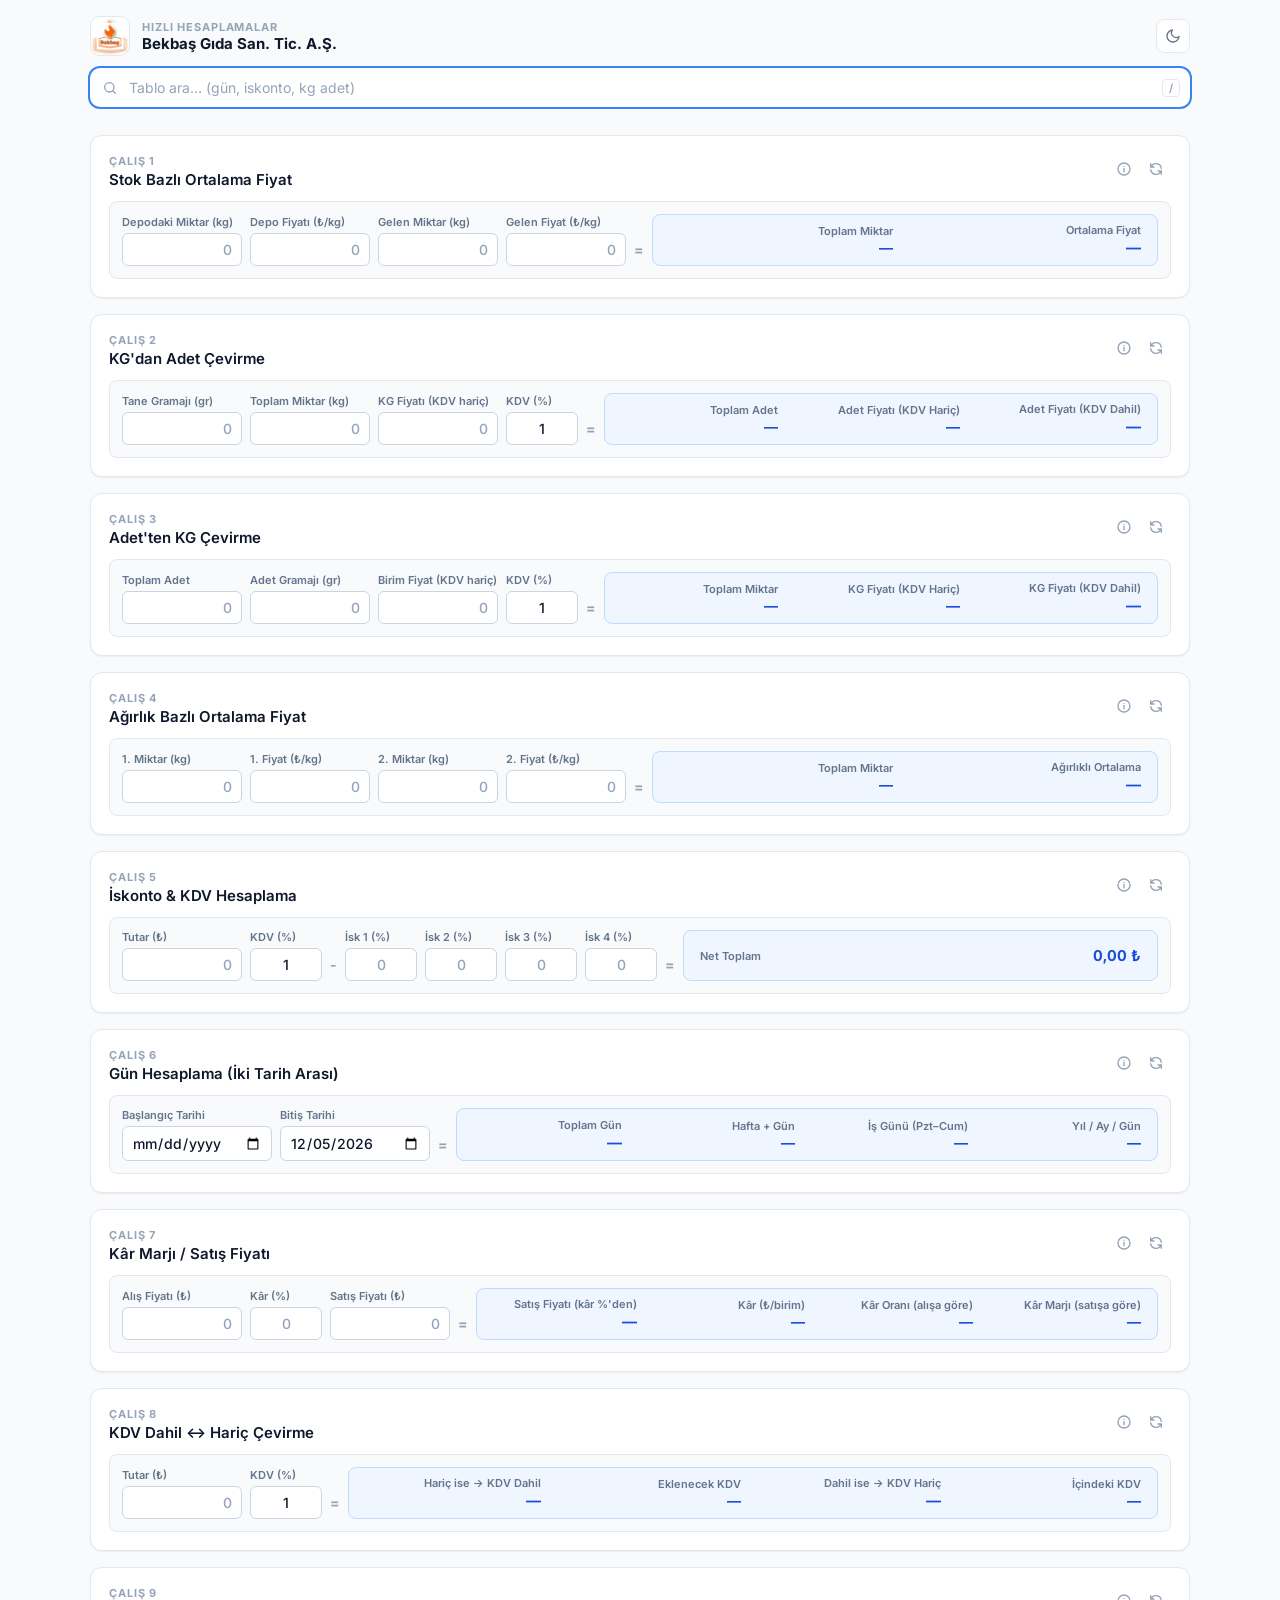
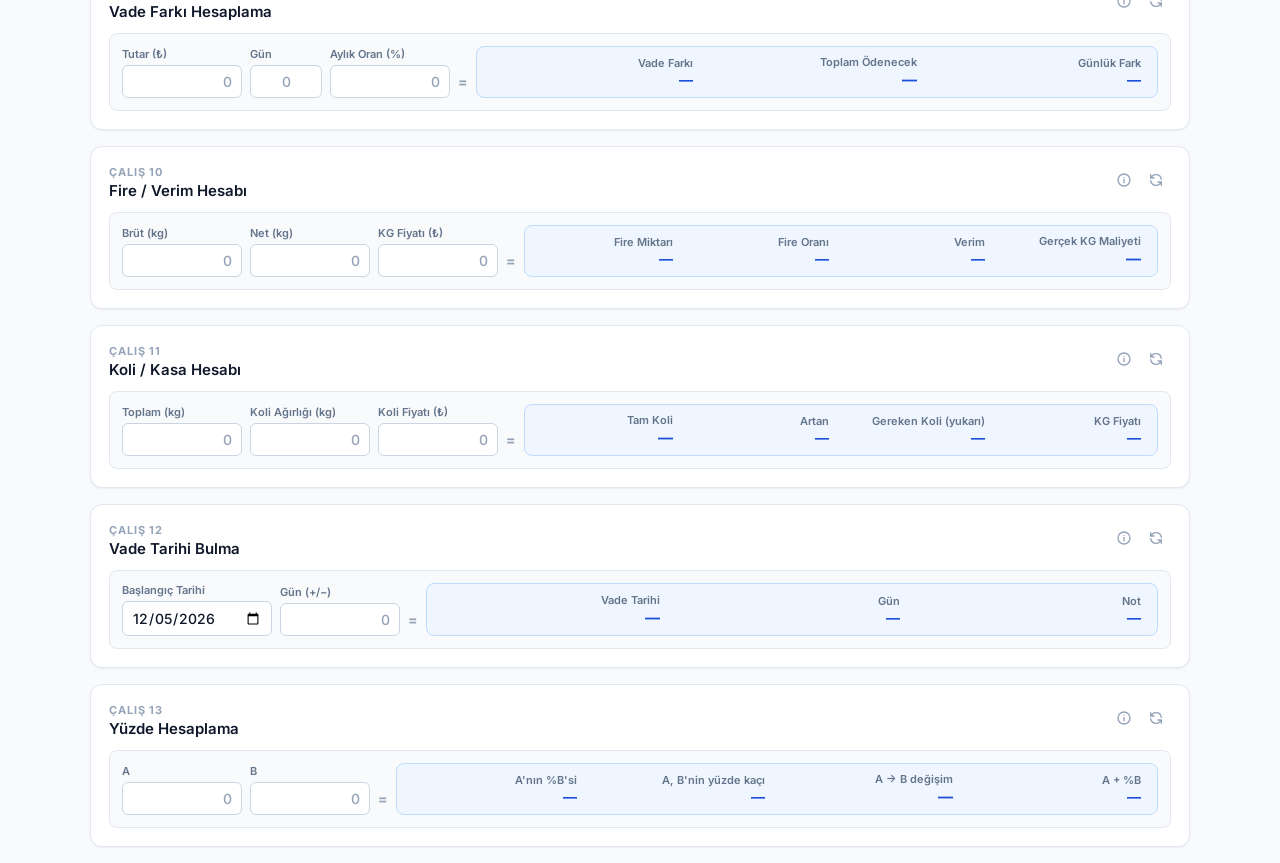
<file: index.html>
<!DOCTYPE html>
<html lang="tr">
<head>
  <!-- Google tag (gtag.js) -->
  <script async src="https://www.googletagmanager.com/gtag/js?id=G-5135YBN2SS"></script>
  <script>
    window.dataLayer = window.dataLayer || [];
    function gtag() { dataLayer.push(arguments); }
    gtag('js', new Date());
    gtag('config', 'G-5135YBN2SS');
  </script>
  <meta charset="UTF-8">
  <meta name="viewport" content="width=device-width, initial-scale=1.0">
  <title>Bekbaş Hesaplamalar</title>
  <link rel="icon" type="image/jpeg" href="icon1.jpg">
  <link rel="stylesheet" href="style.css?v=202610241934">
  <script>try{if(localStorage.getItem('bekbas-theme')==='dark')document.documentElement.classList.add('pre-dark')}catch(e){}</script>
</head>
<body>
  <div class="wrap">
    <div class="sticky-head">
    <header class="topbar">
      <a class="brand" href="index.html" style="color:inherit;text-decoration:none">
        <img src="bekbas.png" alt="Bekbaş">
        <div class="brand-text">
          <div class="brand-sub">Hızlı Hesaplamalar</div>
          <div class="brand-title">Bekbaş Gıda San. Tic. A.Ş.</div>
        </div>
      </a>
      <div class="top-actions">
        <button class="icon-btn" onclick="toggleTheme()" title="Tema"><svg viewBox="0 0 24 24" fill="none" stroke="currentColor" stroke-width="2" stroke-linecap="round" stroke-linejoin="round"><path d="M21 12.8A9 9 0 1111.2 3a7 7 0 009.8 9.8z"/></svg></button>
      </div>
    </header>

    <div class="search">
      <svg viewBox="0 0 24 24" fill="none" stroke="currentColor" stroke-width="2" stroke-linecap="round"><circle cx="11" cy="11" r="7"/><path d="M20 20l-3.5-3.5"/></svg>
      <input id="search" type="search" placeholder="Tablo ara… (gün, iskonto, kg adet)" autocomplete="off" autofocus>
      <kbd>/</kbd>
      <button class="search-clear" id="searchClear" type="button" title="Temizle" hidden><svg viewBox="0 0 24 24" fill="none" stroke="currentColor" stroke-width="2" stroke-linecap="round"><path d="M6 6l12 12M18 6L6 18"/></svg></button>
    </div>
    </div>

    <p class="no-result" id="noResult" hidden>Aramanıza uygun tablo bulunamadı.</p>
    <main class="grid">
      <section class="card wide" data-calc="ortalama" data-tags="stok ortalama maliyet depo gelen ürün ortalama fiyat birim fiyat hesaplama">
        <div class="card-head">
          <div>
            <div class="card-kicker">Çalış 1</div>
            <h2 class="card-title"><a href="calis1/index.html">Stok Bazlı Ortalama Fiyat</a></h2>
          </div>
          <div class="card-tools">
            <button class="tool-btn info" title="Açıklama"><svg viewBox="0 0 24 24" fill="none" stroke="currentColor" stroke-width="2" stroke-linecap="round" stroke-linejoin="round"><circle cx="12" cy="12" r="9"/><path d="M12 11v5M12 8h.01"/></svg></button>
            <button class="tool-btn reset" title="Sıfırla"><svg viewBox="0 0 24 24" fill="none" stroke="currentColor" stroke-width="2" stroke-linecap="round" stroke-linejoin="round"><path d="M4 4v5h.582m15.356 2A8.001 8.001 0 004.582 9m0 0H9m11 11v-5h-.581m0 0a8.003 8.003 0 01-15.357-2m15.357 2H15"/></svg></button>
          </div>
        </div>
        <p class="desc">Depodaki ürün ile yeni gelen ürünün miktar ve fiyatına göre ortalama birim fiyatı hesaplar. Maliyet takibi için kullanılır.</p>
        <div class="panel row">
          <div class="field md">
            <label>Depodaki Miktar (kg)</label>
            <input type="number" inputmode="decimal" step="any" data-key="depoKg" placeholder="0">
          </div>
          <div class="field md">
            <label>Depo Fiyatı (₺/kg)</label>
            <input type="number" inputmode="decimal" step="any" data-key="depoFiyat" placeholder="0">
          </div>
          <div class="field md">
            <label>Gelen Miktar (kg)</label>
            <input type="number" inputmode="decimal" step="any" data-key="gelenKg" placeholder="0">
          </div>
          <div class="field md">
            <label>Gelen Fiyat (₺/kg)</label>
            <input type="number" inputmode="decimal" step="any" data-key="gelenFiyat" placeholder="0">
          </div>
          <span class="op">=</span>
          <div class="result inline"></div>
        </div>
      </section>

      <section class="card wide" data-calc="kgAdet" data-tags="kg adet çevirme kilo tane gramaj adet fiyatı sosis kdv dahil hariç">
        <div class="card-head">
          <div>
            <div class="card-kicker">Çalış 2</div>
            <h2 class="card-title"><a href="calis2/index.html">KG'dan Adet Çevirme</a></h2>
          </div>
          <div class="card-tools">
            <button class="tool-btn info" title="Açıklama"><svg viewBox="0 0 24 24" fill="none" stroke="currentColor" stroke-width="2" stroke-linecap="round" stroke-linejoin="round"><circle cx="12" cy="12" r="9"/><path d="M12 11v5M12 8h.01"/></svg></button>
            <button class="tool-btn reset" title="Sıfırla"><svg viewBox="0 0 24 24" fill="none" stroke="currentColor" stroke-width="2" stroke-linecap="round" stroke-linejoin="round"><path d="M4 4v5h.582m15.356 2A8.001 8.001 0 004.582 9m0 0H9m11 11v-5h-.581m0 0a8.003 8.003 0 01-15.357-2m15.357 2H15"/></svg></button>
          </div>
        </div>
        <p class="desc">Tane gramajı, toplam kg ve kg fiyatına göre toplam adedi ve KDV hariç/dahil adet fiyatını hesaplar.</p>
        <div class="panel row">
          <div class="field md">
            <label>Tane Gramajı (gr)</label>
            <input type="number" inputmode="decimal" step="any" data-key="gram" placeholder="0">
          </div>
          <div class="field md">
            <label>Toplam Miktar (kg)</label>
            <input type="number" inputmode="decimal" step="any" data-key="toplamKg" placeholder="0">
          </div>
          <div class="field md">
            <label>KG Fiyatı (KDV hariç)</label>
            <input type="number" inputmode="decimal" step="any" data-key="fiyat" placeholder="0">
          </div>
          <div class="field sm">
            <label>KDV (%)</label>
            <input type="number" inputmode="decimal" step="any" data-key="kdv" value="1" data-default="1">
          </div>
          <span class="op">=</span>
          <div class="result inline"></div>
        </div>
      </section>

      <section class="card wide" data-calc="adetKg" data-tags="adet kg çevirme tane kilo gramaj kg fiyatı patates kdv dahil hariç">
        <div class="card-head">
          <div>
            <div class="card-kicker">Çalış 3</div>
            <h2 class="card-title"><a href="calis3/index.html">Adet'ten KG Çevirme</a></h2>
          </div>
          <div class="card-tools">
            <button class="tool-btn info" title="Açıklama"><svg viewBox="0 0 24 24" fill="none" stroke="currentColor" stroke-width="2" stroke-linecap="round" stroke-linejoin="round"><circle cx="12" cy="12" r="9"/><path d="M12 11v5M12 8h.01"/></svg></button>
            <button class="tool-btn reset" title="Sıfırla"><svg viewBox="0 0 24 24" fill="none" stroke="currentColor" stroke-width="2" stroke-linecap="round" stroke-linejoin="round"><path d="M4 4v5h.582m15.356 2A8.001 8.001 0 004.582 9m0 0H9m11 11v-5h-.581m0 0a8.003 8.003 0 01-15.357-2m15.357 2H15"/></svg></button>
          </div>
        </div>
        <p class="desc">Toplam adet, adet gramajı ve birim fiyat ile toplam kg ve KDV hariç/dahil kg fiyatını hesaplar.</p>
        <div class="panel row">
          <div class="field md">
            <label>Toplam Adet</label>
            <input type="number" inputmode="decimal" step="any" data-key="adet" placeholder="0">
          </div>
          <div class="field md">
            <label>Adet Gramajı (gr)</label>
            <input type="number" inputmode="decimal" step="any" data-key="gram" placeholder="0">
          </div>
          <div class="field md">
            <label>Birim Fiyat (KDV hariç)</label>
            <input type="number" inputmode="decimal" step="any" data-key="fiyat" placeholder="0">
          </div>
          <div class="field sm">
            <label>KDV (%)</label>
            <input type="number" inputmode="decimal" step="any" data-key="kdv" value="1" data-default="1">
          </div>
          <span class="op">=</span>
          <div class="result inline"></div>
        </div>
      </section>

      <section class="card wide" data-calc="agirlikli" data-tags="ağırlıklı ortalama parti iki fiyat ortalama fiyat karışım">
        <div class="card-head">
          <div>
            <div class="card-kicker">Çalış 4</div>
            <h2 class="card-title"><a href="calis4/index.html">Ağırlık Bazlı Ortalama Fiyat</a></h2>
          </div>
          <div class="card-tools">
            <button class="tool-btn info" title="Açıklama"><svg viewBox="0 0 24 24" fill="none" stroke="currentColor" stroke-width="2" stroke-linecap="round" stroke-linejoin="round"><circle cx="12" cy="12" r="9"/><path d="M12 11v5M12 8h.01"/></svg></button>
            <button class="tool-btn reset" title="Sıfırla"><svg viewBox="0 0 24 24" fill="none" stroke="currentColor" stroke-width="2" stroke-linecap="round" stroke-linejoin="round"><path d="M4 4v5h.582m15.356 2A8.001 8.001 0 004.582 9m0 0H9m11 11v-5h-.581m0 0a8.003 8.003 0 01-15.357-2m15.357 2H15"/></svg></button>
          </div>
        </div>
        <p class="desc">İki farklı partinin kg ve fiyatını girerek ağırlıklı ortalama fiyatı hesaplar. Örnek: 1258 kg × 129 ₺ ve 712 kg × 118 ₺ → 125,02 ₺/kg.</p>
        <div class="panel row">
          <div class="field md">
            <label>1. Miktar (kg)</label>
            <input type="number" inputmode="decimal" step="any" data-key="kg1" placeholder="0">
          </div>
          <div class="field md">
            <label>1. Fiyat (₺/kg)</label>
            <input type="number" inputmode="decimal" step="any" data-key="fiyat1" placeholder="0">
          </div>
          <div class="field md">
            <label>2. Miktar (kg)</label>
            <input type="number" inputmode="decimal" step="any" data-key="kg2" placeholder="0">
          </div>
          <div class="field md">
            <label>2. Fiyat (₺/kg)</label>
            <input type="number" inputmode="decimal" step="any" data-key="fiyat2" placeholder="0">
          </div>
          <span class="op">=</span>
          <div class="result inline"></div>
        </div>
      </section>

      <section class="card wide" data-calc="iskonto" data-tags="iskonto indirim kdv net tutar fatura kademeli iskonto yüzde">
        <div class="card-head">
          <div>
            <div class="card-kicker">Çalış 5</div>
            <h2 class="card-title"><a href="calis5/index.html">İskonto & KDV Hesaplama</a></h2>
          </div>
          <div class="card-tools">
            <button class="tool-btn info" title="Açıklama"><svg viewBox="0 0 24 24" fill="none" stroke="currentColor" stroke-width="2" stroke-linecap="round" stroke-linejoin="round"><circle cx="12" cy="12" r="9"/><path d="M12 11v5M12 8h.01"/></svg></button>
            <button class="tool-btn reset" title="Sıfırla"><svg viewBox="0 0 24 24" fill="none" stroke="currentColor" stroke-width="2" stroke-linecap="round" stroke-linejoin="round"><path d="M4 4v5h.582m15.356 2A8.001 8.001 0 004.582 9m0 0H9m11 11v-5h-.581m0 0a8.003 8.003 0 01-15.357-2m15.357 2H15"/></svg></button>
          </div>
        </div>
        <p class="desc">Tutara sırasıyla 4 kademeli iskonto uygulanır, kalan tutara KDV eklenir. Boş bırakılan iskonto 0 sayılır.</p>
        <div class="panel row">
          <div class="field md">
            <label>Tutar (₺)</label>
            <input type="number" inputmode="decimal" step="any" data-key="tutar" placeholder="0">
          </div>
          <div class="field sm">
            <label>KDV (%)</label>
            <input type="number" inputmode="decimal" step="any" data-key="kdv" value="1" data-default="1">
          </div>
          <span class="op">-</span>
          <div class="field sm">
            <label>İsk 1 (%)</label>
            <input type="number" inputmode="decimal" step="any" data-key="i1" placeholder="0">
          </div>
          <div class="field sm">
            <label>İsk 2 (%)</label>
            <input type="number" inputmode="decimal" step="any" data-key="i2" placeholder="0">
          </div>
          <div class="field sm">
            <label>İsk 3 (%)</label>
            <input type="number" inputmode="decimal" step="any" data-key="i3" placeholder="0">
          </div>
          <div class="field sm">
            <label>İsk 4 (%)</label>
            <input type="number" inputmode="decimal" step="any" data-key="i4" placeholder="0">
          </div>
          <span class="op">=</span>
          <div class="result inline"></div>
        </div>
      </section>

      <section class="card wide" data-calc="gun" data-tags="gün hesaplama tarih hesaplama tarih arası gün farkı vade süre kaç gün iş günü hafta ay yıl takvim">
        <div class="card-head">
          <div>
            <div class="card-kicker">Çalış 6</div>
            <h2 class="card-title"><a href="calis6/index.html">Gün Hesaplama (İki Tarih Arası)</a></h2>
          </div>
          <div class="card-tools">
            <button class="tool-btn info" title="Açıklama"><svg viewBox="0 0 24 24" fill="none" stroke="currentColor" stroke-width="2" stroke-linecap="round" stroke-linejoin="round"><circle cx="12" cy="12" r="9"/><path d="M12 11v5M12 8h.01"/></svg></button>
            <button class="tool-btn reset" title="Sıfırla"><svg viewBox="0 0 24 24" fill="none" stroke="currentColor" stroke-width="2" stroke-linecap="round" stroke-linejoin="round"><path d="M4 4v5h.582m15.356 2A8.001 8.001 0 004.582 9m0 0H9m11 11v-5h-.581m0 0a8.003 8.003 0 01-15.357-2m15.357 2H15"/></svg></button>
          </div>
        </div>
        <p class="desc">İki tarih arasındaki gün sayısını, hafta ve iş günü (hafta sonu hariç, iki tarih dahil) karşılığını hesaplar. Bitiş tarihi varsayılan olarak bugündür.</p>
        <div class="panel row">
          <div class="field date">
            <label>Başlangıç Tarihi</label>
            <input type="date" data-key="bas">
          </div>
          <div class="field date">
            <label>Bitiş Tarihi</label>
            <input type="date" data-key="bit" data-default="today">
          </div>
          <span class="op">=</span>
          <div class="result inline"></div>
        </div>
      </section>

      <section class="card wide" data-calc="kar" data-tags="kar kâr marj marjı satış fiyatı alış fiyatı kar oranı yüzde kar hesaplama fiyat belirleme">
        <div class="card-head">
          <div>
            <div class="card-kicker">Çalış 7</div>
            <h2 class="card-title"><a href="calis7/index.html">Kâr Marjı / Satış Fiyatı</a></h2>
          </div>
          <div class="card-tools">
            <button class="tool-btn info" title="Açıklama"><svg viewBox="0 0 24 24" fill="none" stroke="currentColor" stroke-width="2" stroke-linecap="round" stroke-linejoin="round"><circle cx="12" cy="12" r="9"/><path d="M12 11v5M12 8h.01"/></svg></button>
            <button class="tool-btn reset" title="Sıfırla"><svg viewBox="0 0 24 24" fill="none" stroke="currentColor" stroke-width="2" stroke-linecap="round" stroke-linejoin="round"><path d="M4 4v5h.582m15.356 2A8.001 8.001 0 004.582 9m0 0H9m11 11v-5h-.581m0 0a8.003 8.003 0 01-15.357-2m15.357 2H15"/></svg></button>
          </div>
        </div>
        <p class="desc">Alış fiyatı ve kâr yüzdesinden satış fiyatını bulur. Satış fiyatını da girerseniz alışa göre kâr oranını ve satışa göre kâr marjını gösterir.</p>
        <div class="panel row">
          <div class="field md">
            <label>Alış Fiyatı (₺)</label>
            <input type="number" inputmode="decimal" step="any" data-key="alis" placeholder="0">
          </div>
          <div class="field sm">
            <label>Kâr (%)</label>
            <input type="number" inputmode="decimal" step="any" data-key="karY" placeholder="0">
          </div>
          <div class="field md">
            <label>Satış Fiyatı (₺)</label>
            <input type="number" inputmode="decimal" step="any" data-key="satis" placeholder="0">
          </div>
          <span class="op">=</span>
          <div class="result inline"></div>
        </div>
      </section>

      <section class="card wide" data-calc="kdvCevir" data-tags="kdv dahil hariç çevirme kdvli kdvsiz kdv ayırma kdv ekleme fatura vergi">
        <div class="card-head">
          <div>
            <div class="card-kicker">Çalış 8</div>
            <h2 class="card-title"><a href="calis8/index.html">KDV Dahil ↔ Hariç Çevirme</a></h2>
          </div>
          <div class="card-tools">
            <button class="tool-btn info" title="Açıklama"><svg viewBox="0 0 24 24" fill="none" stroke="currentColor" stroke-width="2" stroke-linecap="round" stroke-linejoin="round"><circle cx="12" cy="12" r="9"/><path d="M12 11v5M12 8h.01"/></svg></button>
            <button class="tool-btn reset" title="Sıfırla"><svg viewBox="0 0 24 24" fill="none" stroke="currentColor" stroke-width="2" stroke-linecap="round" stroke-linejoin="round"><path d="M4 4v5h.582m15.356 2A8.001 8.001 0 004.582 9m0 0H9m11 11v-5h-.581m0 0a8.003 8.003 0 01-15.357-2m15.357 2H15"/></svg></button>
          </div>
        </div>
        <p class="desc">Girilen tutar KDV hariçse dahil halini, KDV dahilse hariç halini ve içindeki KDV tutarını aynı anda gösterir.</p>
        <div class="panel row">
          <div class="field md">
            <label>Tutar (₺)</label>
            <input type="number" inputmode="decimal" step="any" data-key="tutar" placeholder="0">
          </div>
          <div class="field sm">
            <label>KDV (%)</label>
            <input type="number" inputmode="decimal" step="any" data-key="kdv" value="1" data-default="1">
          </div>
          <span class="op">=</span>
          <div class="result inline"></div>
        </div>
      </section>

      <section class="card wide" data-calc="vade" data-tags="vade farkı faiz gecikme vadeli satış aylık oran ödeme gün tarih">
        <div class="card-head">
          <div>
            <div class="card-kicker">Çalış 9</div>
            <h2 class="card-title"><a href="calis9/index.html">Vade Farkı Hesaplama</a></h2>
          </div>
          <div class="card-tools">
            <button class="tool-btn info" title="Açıklama"><svg viewBox="0 0 24 24" fill="none" stroke="currentColor" stroke-width="2" stroke-linecap="round" stroke-linejoin="round"><circle cx="12" cy="12" r="9"/><path d="M12 11v5M12 8h.01"/></svg></button>
            <button class="tool-btn reset" title="Sıfırla"><svg viewBox="0 0 24 24" fill="none" stroke="currentColor" stroke-width="2" stroke-linecap="round" stroke-linejoin="round"><path d="M4 4v5h.582m15.356 2A8.001 8.001 0 004.582 9m0 0H9m11 11v-5h-.581m0 0a8.003 8.003 0 01-15.357-2m15.357 2H15"/></svg></button>
          </div>
        </div>
        <p class="desc">Tutara, gün sayısına ve aylık vade oranına göre vade farkını hesaplar (30 gün = 1 ay, basit faiz).</p>
        <div class="panel row">
          <div class="field md">
            <label>Tutar (₺)</label>
            <input type="number" inputmode="decimal" step="any" data-key="tutar" placeholder="0">
          </div>
          <div class="field sm">
            <label>Gün</label>
            <input type="number" inputmode="decimal" step="any" data-key="gun" placeholder="0">
          </div>
          <div class="field md">
            <label>Aylık Oran (%)</label>
            <input type="number" inputmode="decimal" step="any" data-key="oran" placeholder="0">
          </div>
          <span class="op">=</span>
          <div class="result inline"></div>
        </div>
      </section>

      <section class="card wide" data-calc="fire" data-tags="fire verim kayıp brüt net kg gerçek maliyet fire oranı kesim temizleme">
        <div class="card-head">
          <div>
            <div class="card-kicker">Çalış 10</div>
            <h2 class="card-title"><a href="calis10/index.html">Fire / Verim Hesabı</a></h2>
          </div>
          <div class="card-tools">
            <button class="tool-btn info" title="Açıklama"><svg viewBox="0 0 24 24" fill="none" stroke="currentColor" stroke-width="2" stroke-linecap="round" stroke-linejoin="round"><circle cx="12" cy="12" r="9"/><path d="M12 11v5M12 8h.01"/></svg></button>
            <button class="tool-btn reset" title="Sıfırla"><svg viewBox="0 0 24 24" fill="none" stroke="currentColor" stroke-width="2" stroke-linecap="round" stroke-linejoin="round"><path d="M4 4v5h.582m15.356 2A8.001 8.001 0 004.582 9m0 0H9m11 11v-5h-.581m0 0a8.003 8.003 0 01-15.357-2m15.357 2H15"/></svg></button>
          </div>
        </div>
        <p class="desc">Brüt ve net kg'dan fire ve verim oranını bulur. KG fiyatı girilirse fire düşüldükten sonraki gerçek kg maliyetini hesaplar.</p>
        <div class="panel row">
          <div class="field md">
            <label>Brüt (kg)</label>
            <input type="number" inputmode="decimal" step="any" data-key="brut" placeholder="0">
          </div>
          <div class="field md">
            <label>Net (kg)</label>
            <input type="number" inputmode="decimal" step="any" data-key="net" placeholder="0">
          </div>
          <div class="field md">
            <label>KG Fiyatı (₺)</label>
            <input type="number" inputmode="decimal" step="any" data-key="fiyat" placeholder="0">
          </div>
          <span class="op">=</span>
          <div class="result inline"></div>
        </div>
      </section>

      <section class="card wide" data-calc="koli" data-tags="koli kasa paket kaç koli kg koli fiyatı kg fiyatı sevkiyat">
        <div class="card-head">
          <div>
            <div class="card-kicker">Çalış 11</div>
            <h2 class="card-title"><a href="calis11/index.html">Koli / Kasa Hesabı</a></h2>
          </div>
          <div class="card-tools">
            <button class="tool-btn info" title="Açıklama"><svg viewBox="0 0 24 24" fill="none" stroke="currentColor" stroke-width="2" stroke-linecap="round" stroke-linejoin="round"><circle cx="12" cy="12" r="9"/><path d="M12 11v5M12 8h.01"/></svg></button>
            <button class="tool-btn reset" title="Sıfırla"><svg viewBox="0 0 24 24" fill="none" stroke="currentColor" stroke-width="2" stroke-linecap="round" stroke-linejoin="round"><path d="M4 4v5h.582m15.356 2A8.001 8.001 0 004.582 9m0 0H9m11 11v-5h-.581m0 0a8.003 8.003 0 01-15.357-2m15.357 2H15"/></svg></button>
          </div>
        </div>
        <p class="desc">Toplam kg ve koli ağırlığından kaç tam koli çıktığını ve artan kg'ı bulur. Koli fiyatı girilirse kg fiyatına çevirir.</p>
        <div class="panel row">
          <div class="field md">
            <label>Toplam (kg)</label>
            <input type="number" inputmode="decimal" step="any" data-key="toplamKg" placeholder="0">
          </div>
          <div class="field md">
            <label>Koli Ağırlığı (kg)</label>
            <input type="number" inputmode="decimal" step="any" data-key="koliKg" placeholder="0">
          </div>
          <div class="field md">
            <label>Koli Fiyatı (₺)</label>
            <input type="number" inputmode="decimal" step="any" data-key="koliFiyat" placeholder="0">
          </div>
          <span class="op">=</span>
          <div class="result inline"></div>
        </div>
      </section>

      <section class="card wide" data-calc="vadeTarih" data-tags="vade tarihi tarih hesaplama gün ekle gün çıkar tarihe gün ekleme ödeme tarihi kaç gün sonra takvim">
        <div class="card-head">
          <div>
            <div class="card-kicker">Çalış 12</div>
            <h2 class="card-title"><a href="calis12/index.html">Vade Tarihi Bulma</a></h2>
          </div>
          <div class="card-tools">
            <button class="tool-btn info" title="Açıklama"><svg viewBox="0 0 24 24" fill="none" stroke="currentColor" stroke-width="2" stroke-linecap="round" stroke-linejoin="round"><circle cx="12" cy="12" r="9"/><path d="M12 11v5M12 8h.01"/></svg></button>
            <button class="tool-btn reset" title="Sıfırla"><svg viewBox="0 0 24 24" fill="none" stroke="currentColor" stroke-width="2" stroke-linecap="round" stroke-linejoin="round"><path d="M4 4v5h.582m15.356 2A8.001 8.001 0 004.582 9m0 0H9m11 11v-5h-.581m0 0a8.003 8.003 0 01-15.357-2m15.357 2H15"/></svg></button>
          </div>
        </div>
        <p class="desc">Bir tarihe gün ekler (eksi girerseniz çıkarır), çıkan tarihi ve haftanın hangi gününe denk geldiğini gösterir.</p>
        <div class="panel row">
          <div class="field date">
            <label>Başlangıç Tarihi</label>
            <input type="date" data-key="bas" data-default="today">
          </div>
          <div class="field md">
            <label>Gün (+/−)</label>
            <input type="number" inputmode="decimal" step="any" data-key="gun" placeholder="0">
          </div>
          <span class="op">=</span>
          <div class="result inline"></div>
        </div>
      </section>

      <section class="card wide" data-calc="yuzde" data-tags="yüzde oran yüzde kaç yüzdesi artış azalış değişim zam indirim">
        <div class="card-head">
          <div>
            <div class="card-kicker">Çalış 13</div>
            <h2 class="card-title"><a href="calis13/index.html">Yüzde Hesaplama</a></h2>
          </div>
          <div class="card-tools">
            <button class="tool-btn info" title="Açıklama"><svg viewBox="0 0 24 24" fill="none" stroke="currentColor" stroke-width="2" stroke-linecap="round" stroke-linejoin="round"><circle cx="12" cy="12" r="9"/><path d="M12 11v5M12 8h.01"/></svg></button>
            <button class="tool-btn reset" title="Sıfırla"><svg viewBox="0 0 24 24" fill="none" stroke="currentColor" stroke-width="2" stroke-linecap="round" stroke-linejoin="round"><path d="M4 4v5h.582m15.356 2A8.001 8.001 0 004.582 9m0 0H9m11 11v-5h-.581m0 0a8.003 8.003 0 01-15.357-2m15.357 2H15"/></svg></button>
          </div>
        </div>
        <p class="desc">İki sayı (A ve B) ile: A'nın %B'si, A'nın B'nin yüzde kaçı olduğu, A'dan B'ye yüzde değişim ve A'ya %B ekleme.</p>
        <div class="panel row">
          <div class="field md">
            <label>A</label>
            <input type="number" inputmode="decimal" step="any" data-key="a" placeholder="0">
          </div>
          <div class="field md">
            <label>B</label>
            <input type="number" inputmode="decimal" step="any" data-key="b" placeholder="0">
          </div>
          <span class="op">=</span>
          <div class="result inline"></div>
        </div>
      </section>
    </main>
  </div>
  <script src="app.js?v=202610241934"></script>
</body>
</html>
</file>
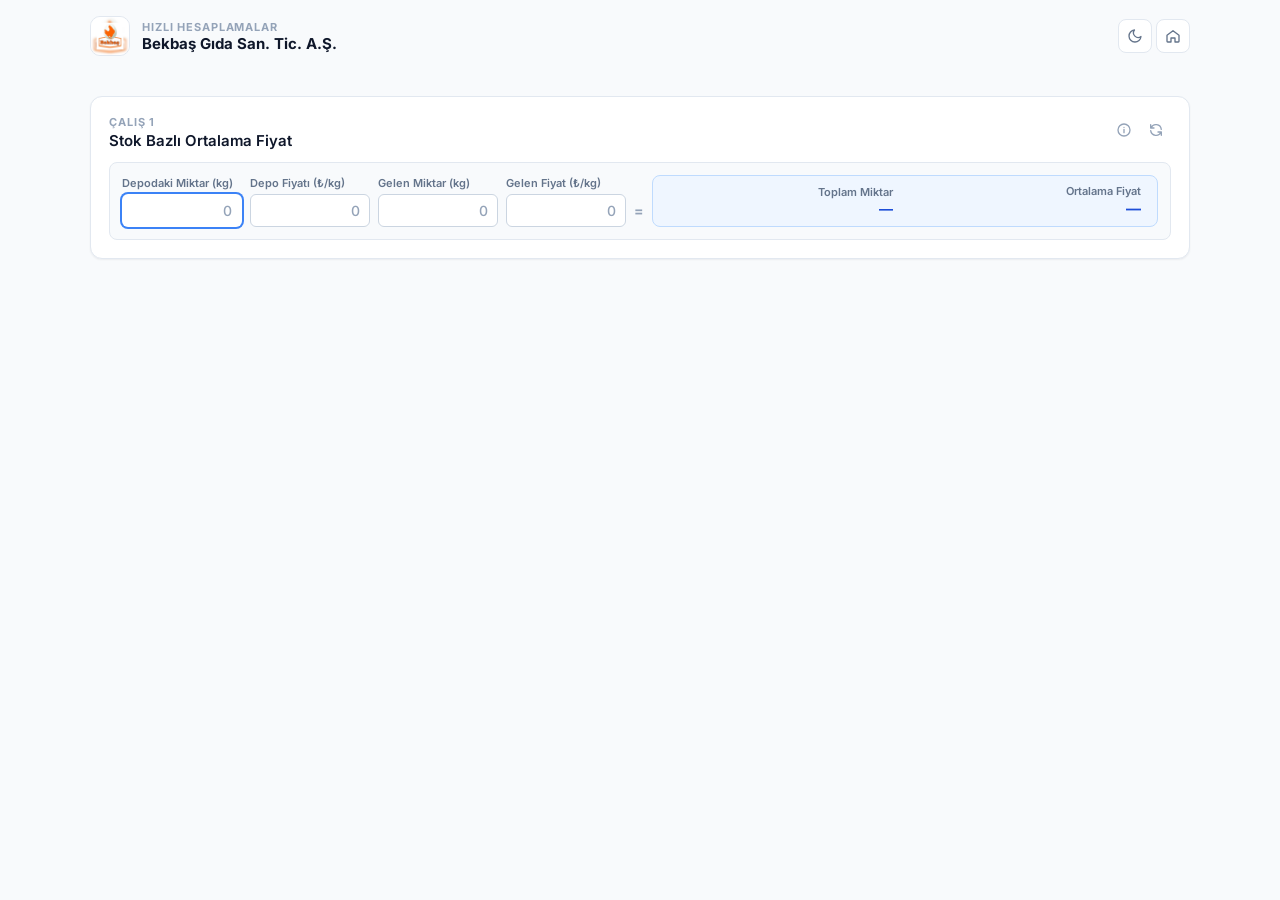
<file: calis1/index.html>
<!DOCTYPE html>
<html lang="tr">
<head>
  <meta charset="UTF-8">
  <meta name="viewport" content="width=device-width, initial-scale=1.0">
  <title>Çalış 1 - Stok Bazlı Ortalama Fiyat</title>
  <link rel="icon" type="image/jpeg" href="../icon1.jpg">
  <link rel="stylesheet" href="../style.css?v=202610241934">
  <script>try{if(localStorage.getItem('bekbas-theme')==='dark')document.documentElement.classList.add('pre-dark')}catch(e){}</script>
</head>
<body>
  <div class="wrap">
    <div class="sticky-head">
    <header class="topbar">
      <a class="brand" href="../index.html" style="color:inherit;text-decoration:none">
        <img src="../bekbas.png" alt="Bekbaş">
        <div class="brand-text">
          <div class="brand-sub">Hızlı Hesaplamalar</div>
          <div class="brand-title">Bekbaş Gıda San. Tic. A.Ş.</div>
        </div>
      </a>
      <div class="top-actions">
        <button class="icon-btn" onclick="toggleTheme()" title="Tema"><svg viewBox="0 0 24 24" fill="none" stroke="currentColor" stroke-width="2" stroke-linecap="round" stroke-linejoin="round"><path d="M21 12.8A9 9 0 1111.2 3a7 7 0 009.8 9.8z"/></svg></button>
      <a class="icon-btn" href="../index.html" title="Ana Sayfa"><svg viewBox="0 0 24 24" fill="none" stroke="currentColor" stroke-width="2" stroke-linecap="round" stroke-linejoin="round"><path d="M3 11l9-7 9 7v9a1 1 0 01-1 1h-5v-6h-6v6H4a1 1 0 01-1-1z"/></svg></a>
      </div>
    </header>

    </div>

    <main class="grid">
      <section class="card wide" data-calc="ortalama" data-tags="stok ortalama maliyet depo gelen ürün ortalama fiyat birim fiyat hesaplama">
        <div class="card-head">
          <div>
            <div class="card-kicker">Çalış 1</div>
            <h2 class="card-title">Stok Bazlı Ortalama Fiyat</h2>
          </div>
          <div class="card-tools">
            <button class="tool-btn info" title="Açıklama"><svg viewBox="0 0 24 24" fill="none" stroke="currentColor" stroke-width="2" stroke-linecap="round" stroke-linejoin="round"><circle cx="12" cy="12" r="9"/><path d="M12 11v5M12 8h.01"/></svg></button>
            <button class="tool-btn reset" title="Sıfırla"><svg viewBox="0 0 24 24" fill="none" stroke="currentColor" stroke-width="2" stroke-linecap="round" stroke-linejoin="round"><path d="M4 4v5h.582m15.356 2A8.001 8.001 0 004.582 9m0 0H9m11 11v-5h-.581m0 0a8.003 8.003 0 01-15.357-2m15.357 2H15"/></svg></button>
          </div>
        </div>
        <p class="desc">Depodaki ürün ile yeni gelen ürünün miktar ve fiyatına göre ortalama birim fiyatı hesaplar. Maliyet takibi için kullanılır.</p>
        <div class="panel row">
          <div class="field md">
            <label>Depodaki Miktar (kg)</label>
            <input type="number" inputmode="decimal" step="any" data-key="depoKg" placeholder="0" autofocus>
          </div>
          <div class="field md">
            <label>Depo Fiyatı (₺/kg)</label>
            <input type="number" inputmode="decimal" step="any" data-key="depoFiyat" placeholder="0">
          </div>
          <div class="field md">
            <label>Gelen Miktar (kg)</label>
            <input type="number" inputmode="decimal" step="any" data-key="gelenKg" placeholder="0">
          </div>
          <div class="field md">
            <label>Gelen Fiyat (₺/kg)</label>
            <input type="number" inputmode="decimal" step="any" data-key="gelenFiyat" placeholder="0">
          </div>
          <span class="op">=</span>
          <div class="result inline"></div>
        </div>
      </section>
    </main>
  </div>
  <script src="../app.js?v=202610241934"></script>
</body>
</html>
</file>
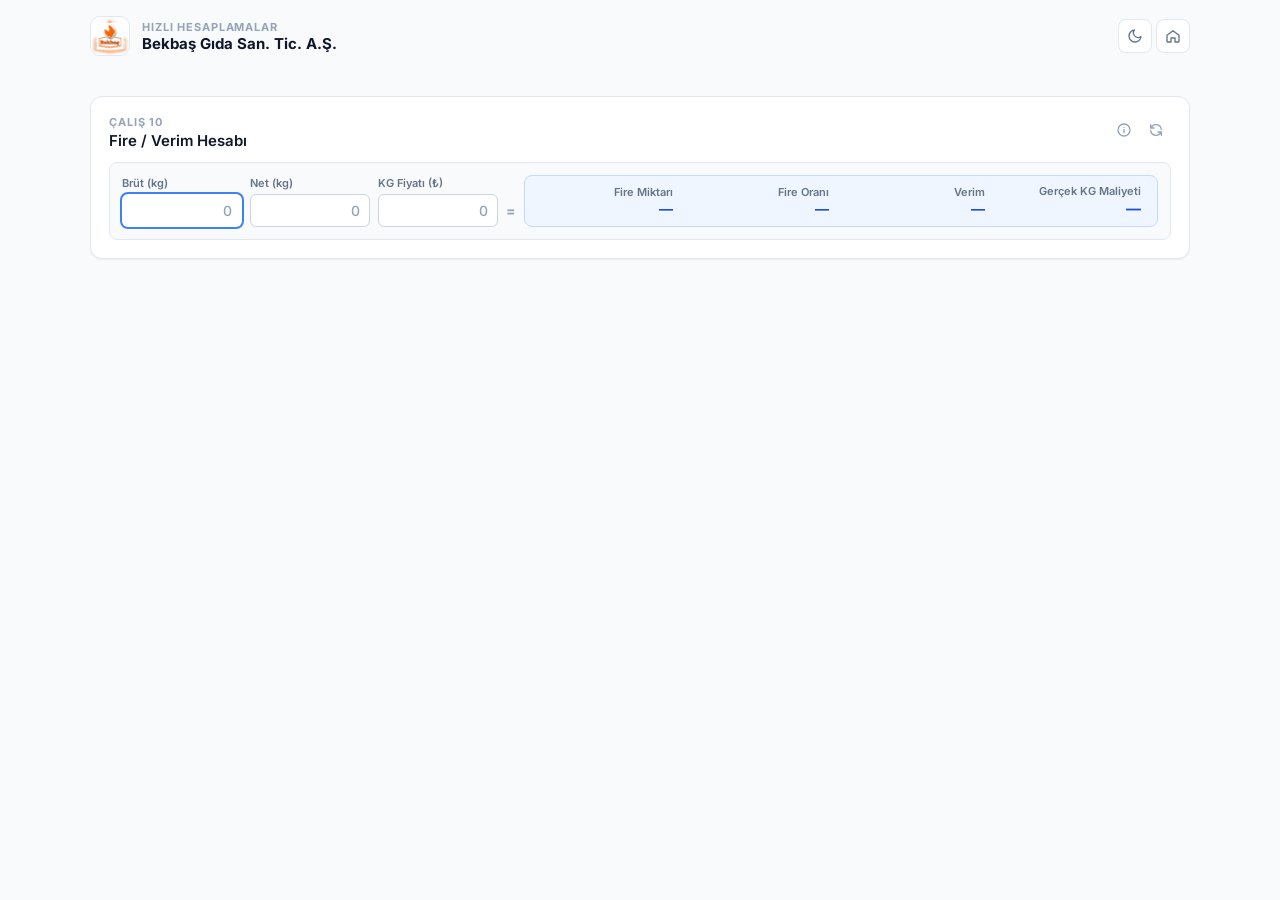
<file: calis10/index.html>
<!DOCTYPE html>
<html lang="tr">
<head>
  <meta charset="UTF-8">
  <meta name="viewport" content="width=device-width, initial-scale=1.0">
  <title>Çalış 10 - Fire / Verim Hesabı</title>
  <link rel="icon" type="image/jpeg" href="../icon1.jpg">
  <link rel="stylesheet" href="../style.css?v=202610241934">
  <script>try{if(localStorage.getItem('bekbas-theme')==='dark')document.documentElement.classList.add('pre-dark')}catch(e){}</script>
</head>
<body>
  <div class="wrap">
    <div class="sticky-head">
    <header class="topbar">
      <a class="brand" href="../index.html" style="color:inherit;text-decoration:none">
        <img src="../bekbas.png" alt="Bekbaş">
        <div class="brand-text">
          <div class="brand-sub">Hızlı Hesaplamalar</div>
          <div class="brand-title">Bekbaş Gıda San. Tic. A.Ş.</div>
        </div>
      </a>
      <div class="top-actions">
        <button class="icon-btn" onclick="toggleTheme()" title="Tema"><svg viewBox="0 0 24 24" fill="none" stroke="currentColor" stroke-width="2" stroke-linecap="round" stroke-linejoin="round"><path d="M21 12.8A9 9 0 1111.2 3a7 7 0 009.8 9.8z"/></svg></button>
      <a class="icon-btn" href="../index.html" title="Ana Sayfa"><svg viewBox="0 0 24 24" fill="none" stroke="currentColor" stroke-width="2" stroke-linecap="round" stroke-linejoin="round"><path d="M3 11l9-7 9 7v9a1 1 0 01-1 1h-5v-6h-6v6H4a1 1 0 01-1-1z"/></svg></a>
      </div>
    </header>

    </div>

    <main class="grid">
      <section class="card wide" data-calc="fire" data-tags="fire verim kayıp brüt net kg gerçek maliyet fire oranı kesim temizleme">
        <div class="card-head">
          <div>
            <div class="card-kicker">Çalış 10</div>
            <h2 class="card-title">Fire / Verim Hesabı</h2>
          </div>
          <div class="card-tools">
            <button class="tool-btn info" title="Açıklama"><svg viewBox="0 0 24 24" fill="none" stroke="currentColor" stroke-width="2" stroke-linecap="round" stroke-linejoin="round"><circle cx="12" cy="12" r="9"/><path d="M12 11v5M12 8h.01"/></svg></button>
            <button class="tool-btn reset" title="Sıfırla"><svg viewBox="0 0 24 24" fill="none" stroke="currentColor" stroke-width="2" stroke-linecap="round" stroke-linejoin="round"><path d="M4 4v5h.582m15.356 2A8.001 8.001 0 004.582 9m0 0H9m11 11v-5h-.581m0 0a8.003 8.003 0 01-15.357-2m15.357 2H15"/></svg></button>
          </div>
        </div>
        <p class="desc">Brüt ve net kg'dan fire ve verim oranını bulur. KG fiyatı girilirse fire düşüldükten sonraki gerçek kg maliyetini hesaplar.</p>
        <div class="panel row">
          <div class="field md">
            <label>Brüt (kg)</label>
            <input type="number" inputmode="decimal" step="any" data-key="brut" placeholder="0" autofocus>
          </div>
          <div class="field md">
            <label>Net (kg)</label>
            <input type="number" inputmode="decimal" step="any" data-key="net" placeholder="0">
          </div>
          <div class="field md">
            <label>KG Fiyatı (₺)</label>
            <input type="number" inputmode="decimal" step="any" data-key="fiyat" placeholder="0">
          </div>
          <span class="op">=</span>
          <div class="result inline"></div>
        </div>
      </section>
    </main>
  </div>
  <script src="../app.js?v=202610241934"></script>
</body>
</html>
</file>
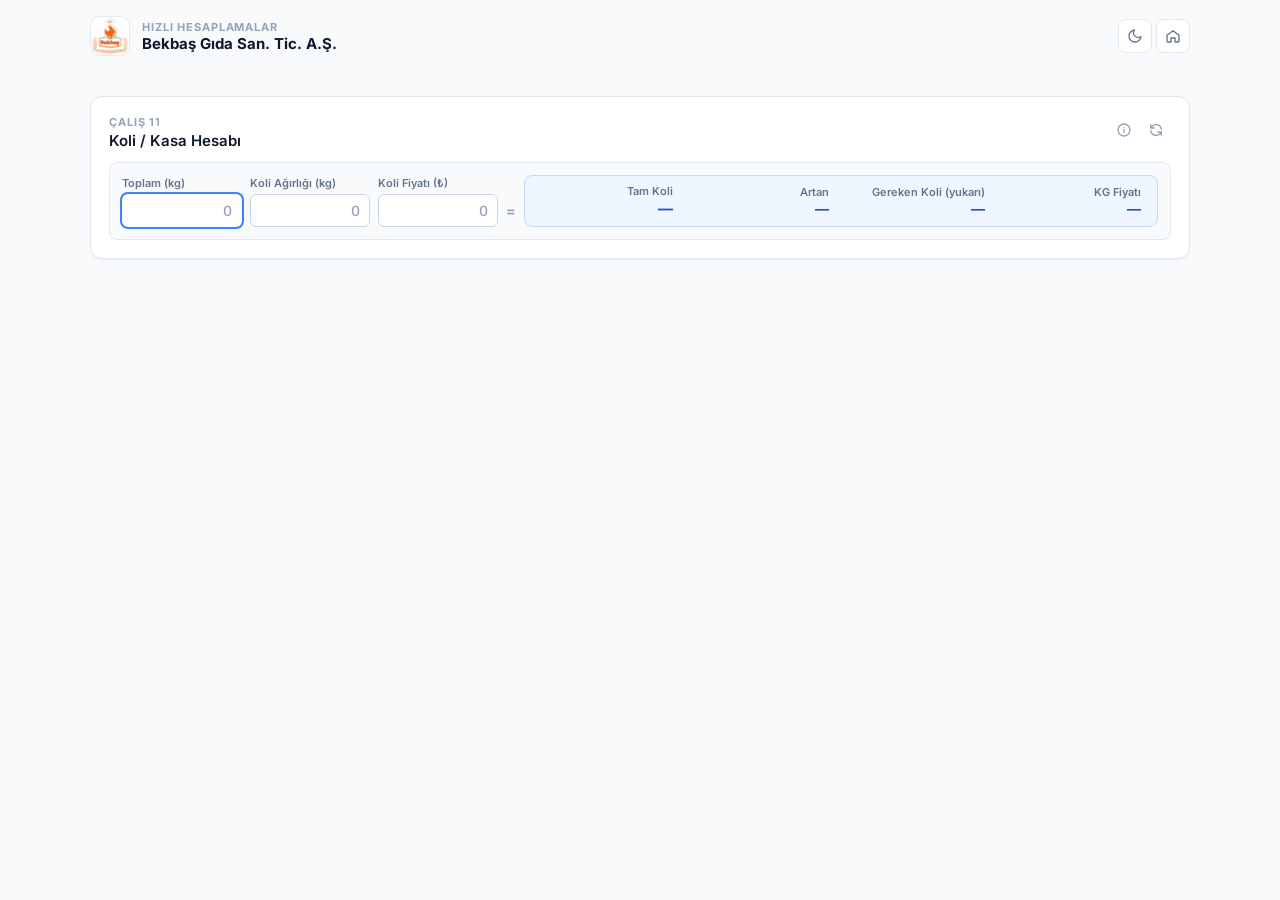
<file: calis11/index.html>
<!DOCTYPE html>
<html lang="tr">
<head>
  <meta charset="UTF-8">
  <meta name="viewport" content="width=device-width, initial-scale=1.0">
  <title>Çalış 11 - Koli / Kasa Hesabı</title>
  <link rel="icon" type="image/jpeg" href="../icon1.jpg">
  <link rel="stylesheet" href="../style.css?v=202610241934">
  <script>try{if(localStorage.getItem('bekbas-theme')==='dark')document.documentElement.classList.add('pre-dark')}catch(e){}</script>
</head>
<body>
  <div class="wrap">
    <div class="sticky-head">
    <header class="topbar">
      <a class="brand" href="../index.html" style="color:inherit;text-decoration:none">
        <img src="../bekbas.png" alt="Bekbaş">
        <div class="brand-text">
          <div class="brand-sub">Hızlı Hesaplamalar</div>
          <div class="brand-title">Bekbaş Gıda San. Tic. A.Ş.</div>
        </div>
      </a>
      <div class="top-actions">
        <button class="icon-btn" onclick="toggleTheme()" title="Tema"><svg viewBox="0 0 24 24" fill="none" stroke="currentColor" stroke-width="2" stroke-linecap="round" stroke-linejoin="round"><path d="M21 12.8A9 9 0 1111.2 3a7 7 0 009.8 9.8z"/></svg></button>
      <a class="icon-btn" href="../index.html" title="Ana Sayfa"><svg viewBox="0 0 24 24" fill="none" stroke="currentColor" stroke-width="2" stroke-linecap="round" stroke-linejoin="round"><path d="M3 11l9-7 9 7v9a1 1 0 01-1 1h-5v-6h-6v6H4a1 1 0 01-1-1z"/></svg></a>
      </div>
    </header>

    </div>

    <main class="grid">
      <section class="card wide" data-calc="koli" data-tags="koli kasa paket kaç koli kg koli fiyatı kg fiyatı sevkiyat">
        <div class="card-head">
          <div>
            <div class="card-kicker">Çalış 11</div>
            <h2 class="card-title">Koli / Kasa Hesabı</h2>
          </div>
          <div class="card-tools">
            <button class="tool-btn info" title="Açıklama"><svg viewBox="0 0 24 24" fill="none" stroke="currentColor" stroke-width="2" stroke-linecap="round" stroke-linejoin="round"><circle cx="12" cy="12" r="9"/><path d="M12 11v5M12 8h.01"/></svg></button>
            <button class="tool-btn reset" title="Sıfırla"><svg viewBox="0 0 24 24" fill="none" stroke="currentColor" stroke-width="2" stroke-linecap="round" stroke-linejoin="round"><path d="M4 4v5h.582m15.356 2A8.001 8.001 0 004.582 9m0 0H9m11 11v-5h-.581m0 0a8.003 8.003 0 01-15.357-2m15.357 2H15"/></svg></button>
          </div>
        </div>
        <p class="desc">Toplam kg ve koli ağırlığından kaç tam koli çıktığını ve artan kg'ı bulur. Koli fiyatı girilirse kg fiyatına çevirir.</p>
        <div class="panel row">
          <div class="field md">
            <label>Toplam (kg)</label>
            <input type="number" inputmode="decimal" step="any" data-key="toplamKg" placeholder="0" autofocus>
          </div>
          <div class="field md">
            <label>Koli Ağırlığı (kg)</label>
            <input type="number" inputmode="decimal" step="any" data-key="koliKg" placeholder="0">
          </div>
          <div class="field md">
            <label>Koli Fiyatı (₺)</label>
            <input type="number" inputmode="decimal" step="any" data-key="koliFiyat" placeholder="0">
          </div>
          <span class="op">=</span>
          <div class="result inline"></div>
        </div>
      </section>
    </main>
  </div>
  <script src="../app.js?v=202610241934"></script>
</body>
</html>
</file>
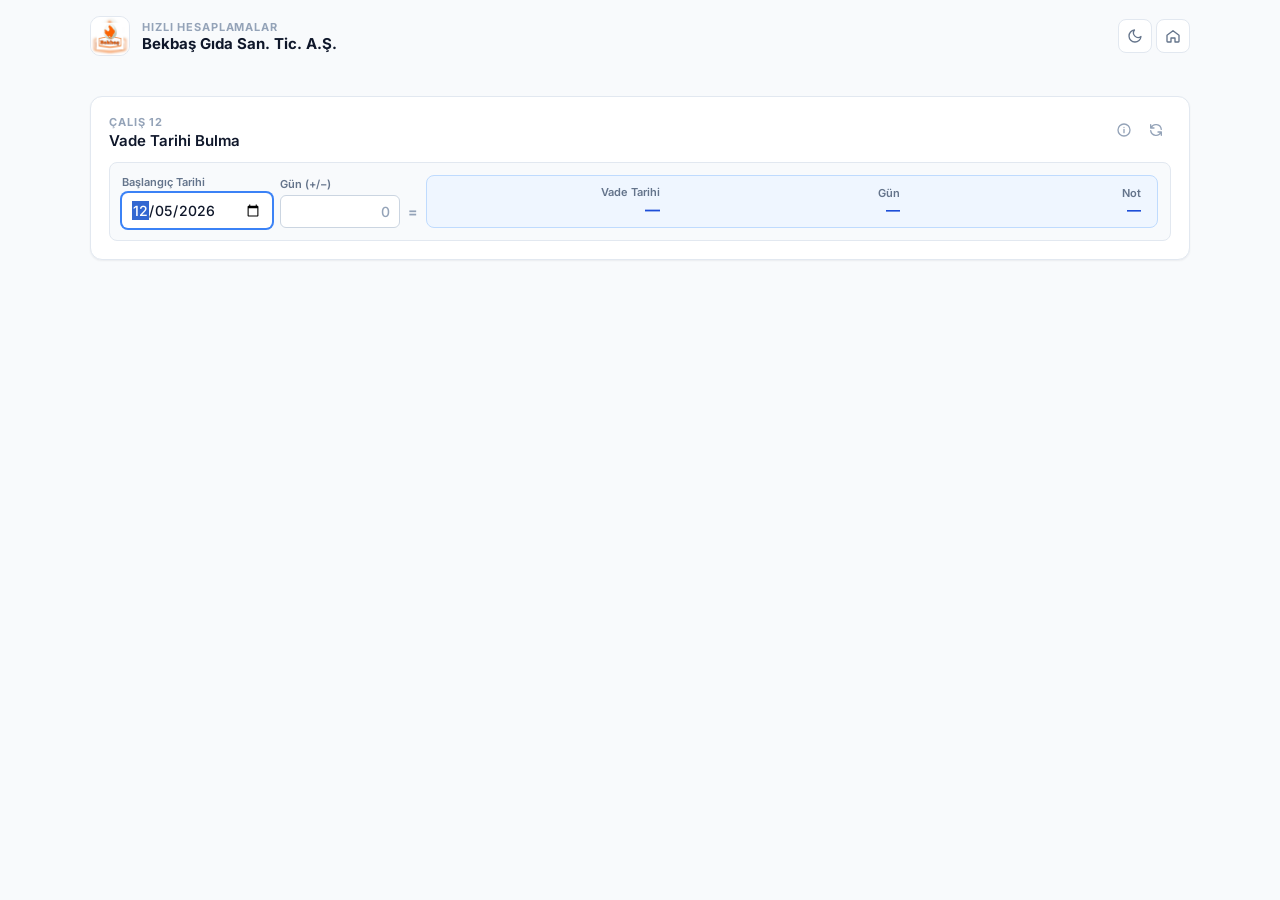
<file: calis12/index.html>
<!DOCTYPE html>
<html lang="tr">
<head>
  <meta charset="UTF-8">
  <meta name="viewport" content="width=device-width, initial-scale=1.0">
  <title>Çalış 12 - Vade Tarihi Bulma</title>
  <link rel="icon" type="image/jpeg" href="../icon1.jpg">
  <link rel="stylesheet" href="../style.css?v=202610241934">
  <script>try{if(localStorage.getItem('bekbas-theme')==='dark')document.documentElement.classList.add('pre-dark')}catch(e){}</script>
</head>
<body>
  <div class="wrap">
    <div class="sticky-head">
    <header class="topbar">
      <a class="brand" href="../index.html" style="color:inherit;text-decoration:none">
        <img src="../bekbas.png" alt="Bekbaş">
        <div class="brand-text">
          <div class="brand-sub">Hızlı Hesaplamalar</div>
          <div class="brand-title">Bekbaş Gıda San. Tic. A.Ş.</div>
        </div>
      </a>
      <div class="top-actions">
        <button class="icon-btn" onclick="toggleTheme()" title="Tema"><svg viewBox="0 0 24 24" fill="none" stroke="currentColor" stroke-width="2" stroke-linecap="round" stroke-linejoin="round"><path d="M21 12.8A9 9 0 1111.2 3a7 7 0 009.8 9.8z"/></svg></button>
      <a class="icon-btn" href="../index.html" title="Ana Sayfa"><svg viewBox="0 0 24 24" fill="none" stroke="currentColor" stroke-width="2" stroke-linecap="round" stroke-linejoin="round"><path d="M3 11l9-7 9 7v9a1 1 0 01-1 1h-5v-6h-6v6H4a1 1 0 01-1-1z"/></svg></a>
      </div>
    </header>

    </div>

    <main class="grid">
      <section class="card wide" data-calc="vadeTarih" data-tags="vade tarihi tarih hesaplama gün ekle gün çıkar tarihe gün ekleme ödeme tarihi kaç gün sonra takvim">
        <div class="card-head">
          <div>
            <div class="card-kicker">Çalış 12</div>
            <h2 class="card-title">Vade Tarihi Bulma</h2>
          </div>
          <div class="card-tools">
            <button class="tool-btn info" title="Açıklama"><svg viewBox="0 0 24 24" fill="none" stroke="currentColor" stroke-width="2" stroke-linecap="round" stroke-linejoin="round"><circle cx="12" cy="12" r="9"/><path d="M12 11v5M12 8h.01"/></svg></button>
            <button class="tool-btn reset" title="Sıfırla"><svg viewBox="0 0 24 24" fill="none" stroke="currentColor" stroke-width="2" stroke-linecap="round" stroke-linejoin="round"><path d="M4 4v5h.582m15.356 2A8.001 8.001 0 004.582 9m0 0H9m11 11v-5h-.581m0 0a8.003 8.003 0 01-15.357-2m15.357 2H15"/></svg></button>
          </div>
        </div>
        <p class="desc">Bir tarihe gün ekler (eksi girerseniz çıkarır), çıkan tarihi ve haftanın hangi gününe denk geldiğini gösterir.</p>
        <div class="panel row">
          <div class="field date">
            <label>Başlangıç Tarihi</label>
            <input type="date" data-key="bas" data-default="today" autofocus>
          </div>
          <div class="field md">
            <label>Gün (+/−)</label>
            <input type="number" inputmode="decimal" step="any" data-key="gun" placeholder="0">
          </div>
          <span class="op">=</span>
          <div class="result inline"></div>
        </div>
      </section>
    </main>
  </div>
  <script src="../app.js?v=202610241934"></script>
</body>
</html>
</file>
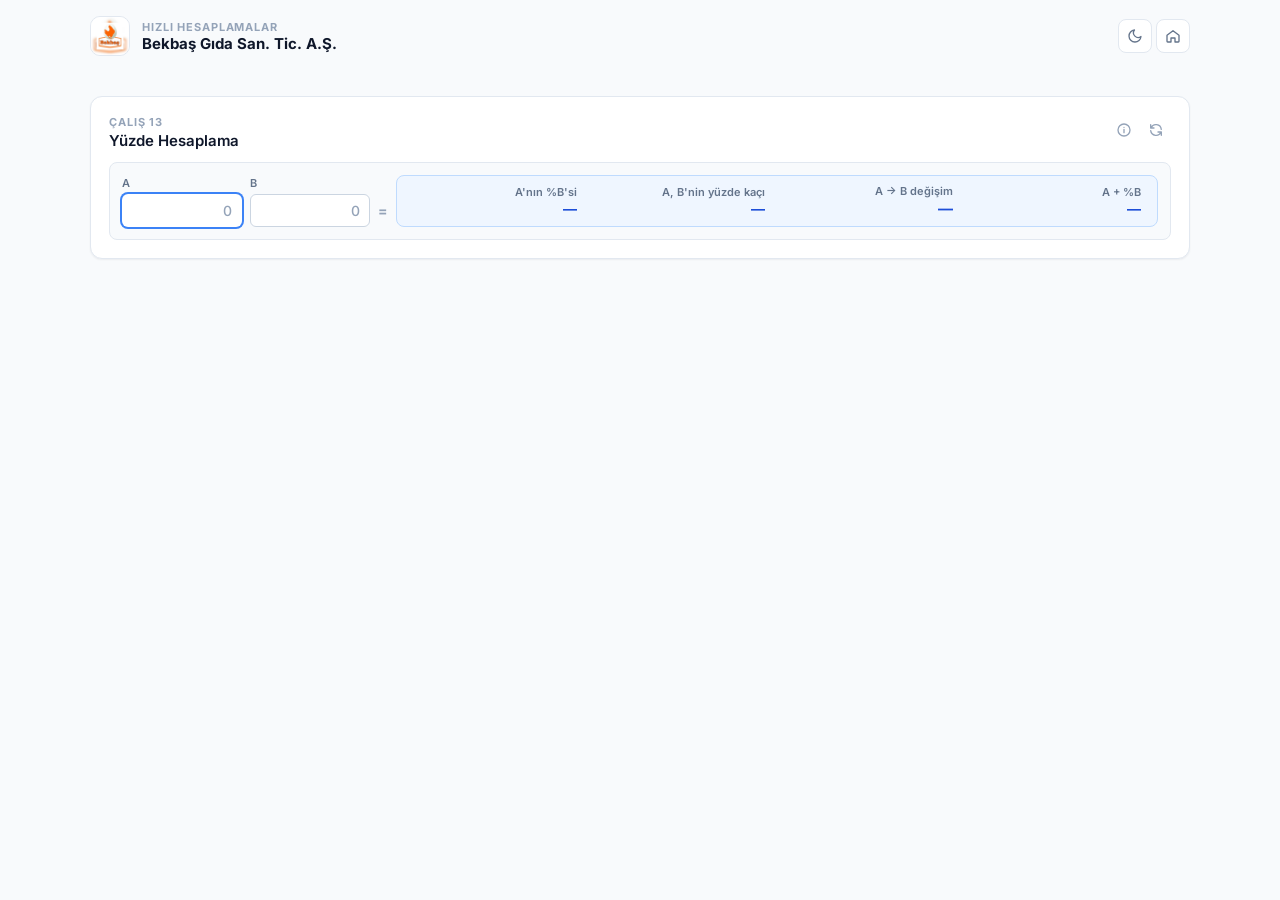
<file: calis13/index.html>
<!DOCTYPE html>
<html lang="tr">
<head>
  <meta charset="UTF-8">
  <meta name="viewport" content="width=device-width, initial-scale=1.0">
  <title>Çalış 13 - Yüzde Hesaplama</title>
  <link rel="icon" type="image/jpeg" href="../icon1.jpg">
  <link rel="stylesheet" href="../style.css?v=202610241934">
  <script>try{if(localStorage.getItem('bekbas-theme')==='dark')document.documentElement.classList.add('pre-dark')}catch(e){}</script>
</head>
<body>
  <div class="wrap">
    <div class="sticky-head">
    <header class="topbar">
      <a class="brand" href="../index.html" style="color:inherit;text-decoration:none">
        <img src="../bekbas.png" alt="Bekbaş">
        <div class="brand-text">
          <div class="brand-sub">Hızlı Hesaplamalar</div>
          <div class="brand-title">Bekbaş Gıda San. Tic. A.Ş.</div>
        </div>
      </a>
      <div class="top-actions">
        <button class="icon-btn" onclick="toggleTheme()" title="Tema"><svg viewBox="0 0 24 24" fill="none" stroke="currentColor" stroke-width="2" stroke-linecap="round" stroke-linejoin="round"><path d="M21 12.8A9 9 0 1111.2 3a7 7 0 009.8 9.8z"/></svg></button>
      <a class="icon-btn" href="../index.html" title="Ana Sayfa"><svg viewBox="0 0 24 24" fill="none" stroke="currentColor" stroke-width="2" stroke-linecap="round" stroke-linejoin="round"><path d="M3 11l9-7 9 7v9a1 1 0 01-1 1h-5v-6h-6v6H4a1 1 0 01-1-1z"/></svg></a>
      </div>
    </header>

    </div>

    <main class="grid">
      <section class="card wide" data-calc="yuzde" data-tags="yüzde oran yüzde kaç yüzdesi artış azalış değişim zam indirim">
        <div class="card-head">
          <div>
            <div class="card-kicker">Çalış 13</div>
            <h2 class="card-title">Yüzde Hesaplama</h2>
          </div>
          <div class="card-tools">
            <button class="tool-btn info" title="Açıklama"><svg viewBox="0 0 24 24" fill="none" stroke="currentColor" stroke-width="2" stroke-linecap="round" stroke-linejoin="round"><circle cx="12" cy="12" r="9"/><path d="M12 11v5M12 8h.01"/></svg></button>
            <button class="tool-btn reset" title="Sıfırla"><svg viewBox="0 0 24 24" fill="none" stroke="currentColor" stroke-width="2" stroke-linecap="round" stroke-linejoin="round"><path d="M4 4v5h.582m15.356 2A8.001 8.001 0 004.582 9m0 0H9m11 11v-5h-.581m0 0a8.003 8.003 0 01-15.357-2m15.357 2H15"/></svg></button>
          </div>
        </div>
        <p class="desc">İki sayı (A ve B) ile: A'nın %B'si, A'nın B'nin yüzde kaçı olduğu, A'dan B'ye yüzde değişim ve A'ya %B ekleme.</p>
        <div class="panel row">
          <div class="field md">
            <label>A</label>
            <input type="number" inputmode="decimal" step="any" data-key="a" placeholder="0" autofocus>
          </div>
          <div class="field md">
            <label>B</label>
            <input type="number" inputmode="decimal" step="any" data-key="b" placeholder="0">
          </div>
          <span class="op">=</span>
          <div class="result inline"></div>
        </div>
      </section>
    </main>
  </div>
  <script src="../app.js?v=202610241934"></script>
</body>
</html>
</file>
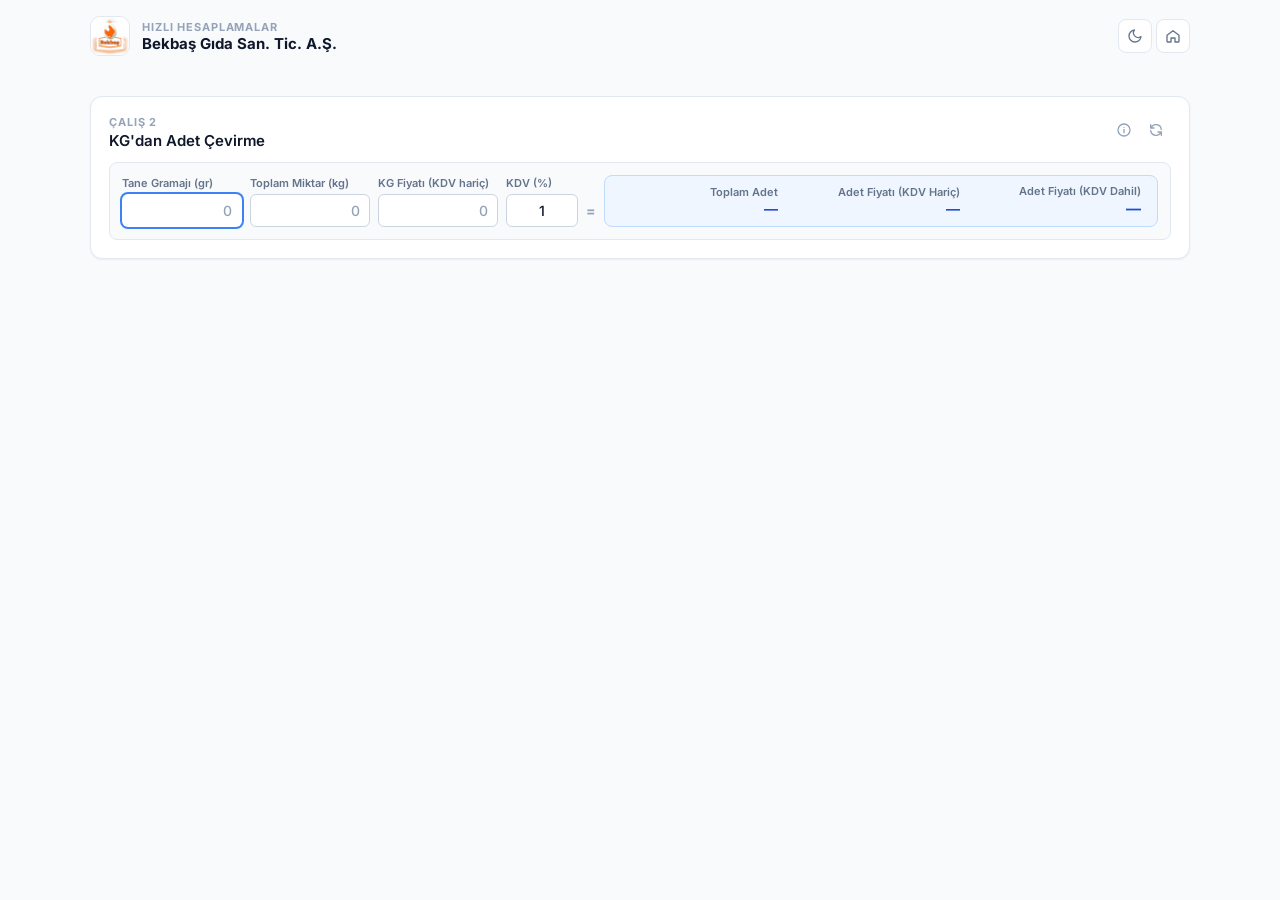
<file: calis2/index.html>
<!DOCTYPE html>
<html lang="tr">
<head>
  <meta charset="UTF-8">
  <meta name="viewport" content="width=device-width, initial-scale=1.0">
  <title>Çalış 2 - KG'dan Adet Çevirme</title>
  <link rel="icon" type="image/jpeg" href="../icon1.jpg">
  <link rel="stylesheet" href="../style.css?v=202610241934">
  <script>try{if(localStorage.getItem('bekbas-theme')==='dark')document.documentElement.classList.add('pre-dark')}catch(e){}</script>
</head>
<body>
  <div class="wrap">
    <div class="sticky-head">
    <header class="topbar">
      <a class="brand" href="../index.html" style="color:inherit;text-decoration:none">
        <img src="../bekbas.png" alt="Bekbaş">
        <div class="brand-text">
          <div class="brand-sub">Hızlı Hesaplamalar</div>
          <div class="brand-title">Bekbaş Gıda San. Tic. A.Ş.</div>
        </div>
      </a>
      <div class="top-actions">
        <button class="icon-btn" onclick="toggleTheme()" title="Tema"><svg viewBox="0 0 24 24" fill="none" stroke="currentColor" stroke-width="2" stroke-linecap="round" stroke-linejoin="round"><path d="M21 12.8A9 9 0 1111.2 3a7 7 0 009.8 9.8z"/></svg></button>
      <a class="icon-btn" href="../index.html" title="Ana Sayfa"><svg viewBox="0 0 24 24" fill="none" stroke="currentColor" stroke-width="2" stroke-linecap="round" stroke-linejoin="round"><path d="M3 11l9-7 9 7v9a1 1 0 01-1 1h-5v-6h-6v6H4a1 1 0 01-1-1z"/></svg></a>
      </div>
    </header>

    </div>

    <main class="grid">
      <section class="card wide" data-calc="kgAdet" data-tags="kg adet çevirme kilo tane gramaj adet fiyatı sosis kdv dahil hariç">
        <div class="card-head">
          <div>
            <div class="card-kicker">Çalış 2</div>
            <h2 class="card-title">KG'dan Adet Çevirme</h2>
          </div>
          <div class="card-tools">
            <button class="tool-btn info" title="Açıklama"><svg viewBox="0 0 24 24" fill="none" stroke="currentColor" stroke-width="2" stroke-linecap="round" stroke-linejoin="round"><circle cx="12" cy="12" r="9"/><path d="M12 11v5M12 8h.01"/></svg></button>
            <button class="tool-btn reset" title="Sıfırla"><svg viewBox="0 0 24 24" fill="none" stroke="currentColor" stroke-width="2" stroke-linecap="round" stroke-linejoin="round"><path d="M4 4v5h.582m15.356 2A8.001 8.001 0 004.582 9m0 0H9m11 11v-5h-.581m0 0a8.003 8.003 0 01-15.357-2m15.357 2H15"/></svg></button>
          </div>
        </div>
        <p class="desc">Tane gramajı, toplam kg ve kg fiyatına göre toplam adedi ve KDV hariç/dahil adet fiyatını hesaplar.</p>
        <div class="panel row">
          <div class="field md">
            <label>Tane Gramajı (gr)</label>
            <input type="number" inputmode="decimal" step="any" data-key="gram" placeholder="0" autofocus>
          </div>
          <div class="field md">
            <label>Toplam Miktar (kg)</label>
            <input type="number" inputmode="decimal" step="any" data-key="toplamKg" placeholder="0">
          </div>
          <div class="field md">
            <label>KG Fiyatı (KDV hariç)</label>
            <input type="number" inputmode="decimal" step="any" data-key="fiyat" placeholder="0">
          </div>
          <div class="field sm">
            <label>KDV (%)</label>
            <input type="number" inputmode="decimal" step="any" data-key="kdv" value="1" data-default="1">
          </div>
          <span class="op">=</span>
          <div class="result inline"></div>
        </div>
      </section>
    </main>
  </div>
  <script src="../app.js?v=202610241934"></script>
</body>
</html>
</file>
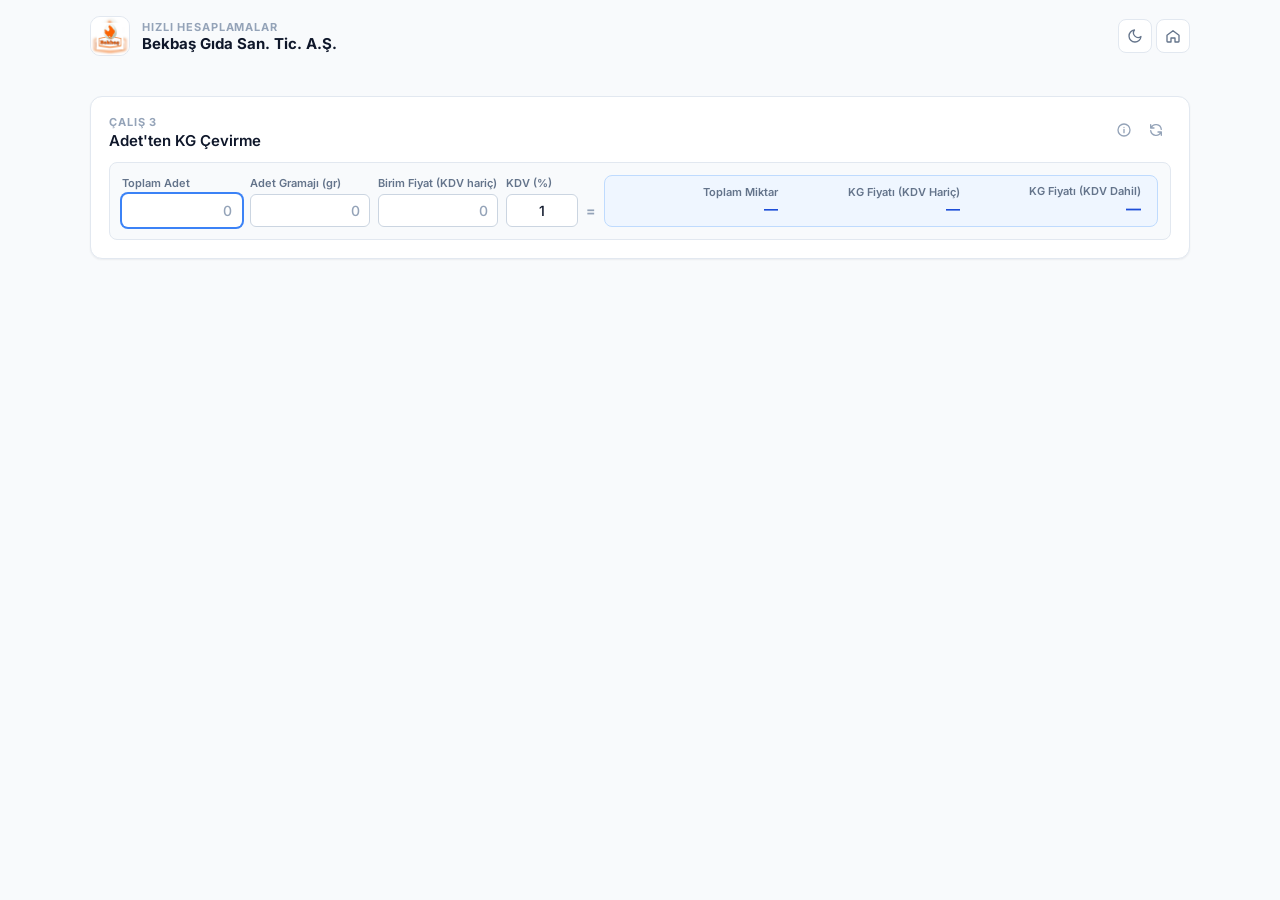
<file: calis3/index.html>
<!DOCTYPE html>
<html lang="tr">
<head>
  <meta charset="UTF-8">
  <meta name="viewport" content="width=device-width, initial-scale=1.0">
  <title>Çalış 3 - Adet'ten KG Çevirme</title>
  <link rel="icon" type="image/jpeg" href="../icon1.jpg">
  <link rel="stylesheet" href="../style.css?v=202610241934">
  <script>try{if(localStorage.getItem('bekbas-theme')==='dark')document.documentElement.classList.add('pre-dark')}catch(e){}</script>
</head>
<body>
  <div class="wrap">
    <div class="sticky-head">
    <header class="topbar">
      <a class="brand" href="../index.html" style="color:inherit;text-decoration:none">
        <img src="../bekbas.png" alt="Bekbaş">
        <div class="brand-text">
          <div class="brand-sub">Hızlı Hesaplamalar</div>
          <div class="brand-title">Bekbaş Gıda San. Tic. A.Ş.</div>
        </div>
      </a>
      <div class="top-actions">
        <button class="icon-btn" onclick="toggleTheme()" title="Tema"><svg viewBox="0 0 24 24" fill="none" stroke="currentColor" stroke-width="2" stroke-linecap="round" stroke-linejoin="round"><path d="M21 12.8A9 9 0 1111.2 3a7 7 0 009.8 9.8z"/></svg></button>
      <a class="icon-btn" href="../index.html" title="Ana Sayfa"><svg viewBox="0 0 24 24" fill="none" stroke="currentColor" stroke-width="2" stroke-linecap="round" stroke-linejoin="round"><path d="M3 11l9-7 9 7v9a1 1 0 01-1 1h-5v-6h-6v6H4a1 1 0 01-1-1z"/></svg></a>
      </div>
    </header>

    </div>

    <main class="grid">
      <section class="card wide" data-calc="adetKg" data-tags="adet kg çevirme tane kilo gramaj kg fiyatı patates kdv dahil hariç">
        <div class="card-head">
          <div>
            <div class="card-kicker">Çalış 3</div>
            <h2 class="card-title">Adet'ten KG Çevirme</h2>
          </div>
          <div class="card-tools">
            <button class="tool-btn info" title="Açıklama"><svg viewBox="0 0 24 24" fill="none" stroke="currentColor" stroke-width="2" stroke-linecap="round" stroke-linejoin="round"><circle cx="12" cy="12" r="9"/><path d="M12 11v5M12 8h.01"/></svg></button>
            <button class="tool-btn reset" title="Sıfırla"><svg viewBox="0 0 24 24" fill="none" stroke="currentColor" stroke-width="2" stroke-linecap="round" stroke-linejoin="round"><path d="M4 4v5h.582m15.356 2A8.001 8.001 0 004.582 9m0 0H9m11 11v-5h-.581m0 0a8.003 8.003 0 01-15.357-2m15.357 2H15"/></svg></button>
          </div>
        </div>
        <p class="desc">Toplam adet, adet gramajı ve birim fiyat ile toplam kg ve KDV hariç/dahil kg fiyatını hesaplar.</p>
        <div class="panel row">
          <div class="field md">
            <label>Toplam Adet</label>
            <input type="number" inputmode="decimal" step="any" data-key="adet" placeholder="0" autofocus>
          </div>
          <div class="field md">
            <label>Adet Gramajı (gr)</label>
            <input type="number" inputmode="decimal" step="any" data-key="gram" placeholder="0">
          </div>
          <div class="field md">
            <label>Birim Fiyat (KDV hariç)</label>
            <input type="number" inputmode="decimal" step="any" data-key="fiyat" placeholder="0">
          </div>
          <div class="field sm">
            <label>KDV (%)</label>
            <input type="number" inputmode="decimal" step="any" data-key="kdv" value="1" data-default="1">
          </div>
          <span class="op">=</span>
          <div class="result inline"></div>
        </div>
      </section>
    </main>
  </div>
  <script src="../app.js?v=202610241934"></script>
</body>
</html>
</file>
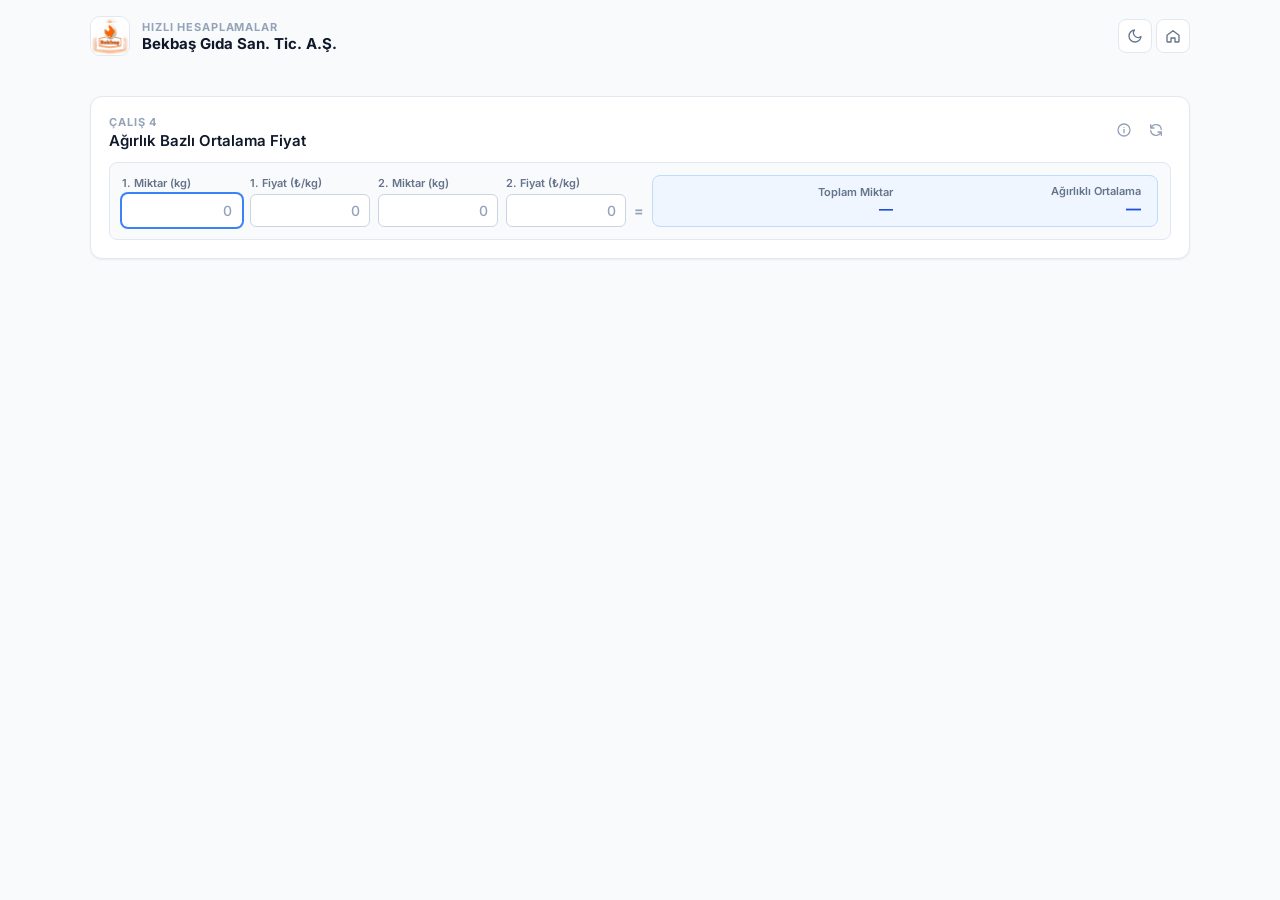
<file: calis4/index.html>
<!DOCTYPE html>
<html lang="tr">
<head>
  <meta charset="UTF-8">
  <meta name="viewport" content="width=device-width, initial-scale=1.0">
  <title>Çalış 4 - Ağırlık Bazlı Ortalama Fiyat</title>
  <link rel="icon" type="image/jpeg" href="../icon1.jpg">
  <link rel="stylesheet" href="../style.css?v=202610241934">
  <script>try{if(localStorage.getItem('bekbas-theme')==='dark')document.documentElement.classList.add('pre-dark')}catch(e){}</script>
</head>
<body>
  <div class="wrap">
    <div class="sticky-head">
    <header class="topbar">
      <a class="brand" href="../index.html" style="color:inherit;text-decoration:none">
        <img src="../bekbas.png" alt="Bekbaş">
        <div class="brand-text">
          <div class="brand-sub">Hızlı Hesaplamalar</div>
          <div class="brand-title">Bekbaş Gıda San. Tic. A.Ş.</div>
        </div>
      </a>
      <div class="top-actions">
        <button class="icon-btn" onclick="toggleTheme()" title="Tema"><svg viewBox="0 0 24 24" fill="none" stroke="currentColor" stroke-width="2" stroke-linecap="round" stroke-linejoin="round"><path d="M21 12.8A9 9 0 1111.2 3a7 7 0 009.8 9.8z"/></svg></button>
      <a class="icon-btn" href="../index.html" title="Ana Sayfa"><svg viewBox="0 0 24 24" fill="none" stroke="currentColor" stroke-width="2" stroke-linecap="round" stroke-linejoin="round"><path d="M3 11l9-7 9 7v9a1 1 0 01-1 1h-5v-6h-6v6H4a1 1 0 01-1-1z"/></svg></a>
      </div>
    </header>

    </div>

    <main class="grid">
      <section class="card wide" data-calc="agirlikli" data-tags="ağırlıklı ortalama parti iki fiyat ortalama fiyat karışım">
        <div class="card-head">
          <div>
            <div class="card-kicker">Çalış 4</div>
            <h2 class="card-title">Ağırlık Bazlı Ortalama Fiyat</h2>
          </div>
          <div class="card-tools">
            <button class="tool-btn info" title="Açıklama"><svg viewBox="0 0 24 24" fill="none" stroke="currentColor" stroke-width="2" stroke-linecap="round" stroke-linejoin="round"><circle cx="12" cy="12" r="9"/><path d="M12 11v5M12 8h.01"/></svg></button>
            <button class="tool-btn reset" title="Sıfırla"><svg viewBox="0 0 24 24" fill="none" stroke="currentColor" stroke-width="2" stroke-linecap="round" stroke-linejoin="round"><path d="M4 4v5h.582m15.356 2A8.001 8.001 0 004.582 9m0 0H9m11 11v-5h-.581m0 0a8.003 8.003 0 01-15.357-2m15.357 2H15"/></svg></button>
          </div>
        </div>
        <p class="desc">İki farklı partinin kg ve fiyatını girerek ağırlıklı ortalama fiyatı hesaplar. Örnek: 1258 kg × 129 ₺ ve 712 kg × 118 ₺ → 125,02 ₺/kg.</p>
        <div class="panel row">
          <div class="field md">
            <label>1. Miktar (kg)</label>
            <input type="number" inputmode="decimal" step="any" data-key="kg1" placeholder="0" autofocus>
          </div>
          <div class="field md">
            <label>1. Fiyat (₺/kg)</label>
            <input type="number" inputmode="decimal" step="any" data-key="fiyat1" placeholder="0">
          </div>
          <div class="field md">
            <label>2. Miktar (kg)</label>
            <input type="number" inputmode="decimal" step="any" data-key="kg2" placeholder="0">
          </div>
          <div class="field md">
            <label>2. Fiyat (₺/kg)</label>
            <input type="number" inputmode="decimal" step="any" data-key="fiyat2" placeholder="0">
          </div>
          <span class="op">=</span>
          <div class="result inline"></div>
        </div>
      </section>
    </main>
  </div>
  <script src="../app.js?v=202610241934"></script>
</body>
</html>
</file>
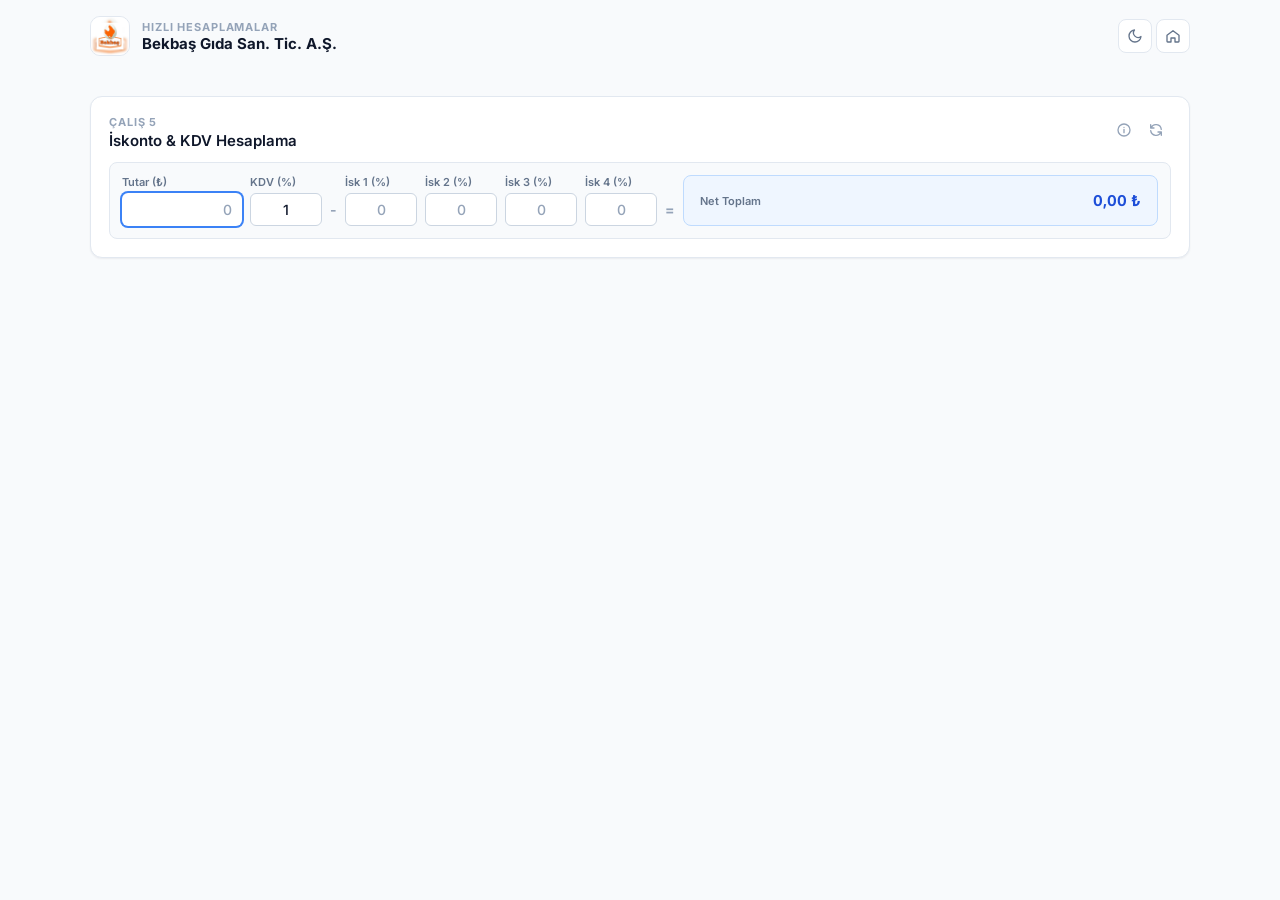
<file: calis5/index.html>
<!DOCTYPE html>
<html lang="tr">
<head>
  <meta charset="UTF-8">
  <meta name="viewport" content="width=device-width, initial-scale=1.0">
  <title>Çalış 5 - İskonto & KDV Hesaplama</title>
  <link rel="icon" type="image/jpeg" href="../icon1.jpg">
  <link rel="stylesheet" href="../style.css?v=202610241934">
  <script>try{if(localStorage.getItem('bekbas-theme')==='dark')document.documentElement.classList.add('pre-dark')}catch(e){}</script>
</head>
<body>
  <div class="wrap">
    <div class="sticky-head">
    <header class="topbar">
      <a class="brand" href="../index.html" style="color:inherit;text-decoration:none">
        <img src="../bekbas.png" alt="Bekbaş">
        <div class="brand-text">
          <div class="brand-sub">Hızlı Hesaplamalar</div>
          <div class="brand-title">Bekbaş Gıda San. Tic. A.Ş.</div>
        </div>
      </a>
      <div class="top-actions">
        <button class="icon-btn" onclick="toggleTheme()" title="Tema"><svg viewBox="0 0 24 24" fill="none" stroke="currentColor" stroke-width="2" stroke-linecap="round" stroke-linejoin="round"><path d="M21 12.8A9 9 0 1111.2 3a7 7 0 009.8 9.8z"/></svg></button>
      <a class="icon-btn" href="../index.html" title="Ana Sayfa"><svg viewBox="0 0 24 24" fill="none" stroke="currentColor" stroke-width="2" stroke-linecap="round" stroke-linejoin="round"><path d="M3 11l9-7 9 7v9a1 1 0 01-1 1h-5v-6h-6v6H4a1 1 0 01-1-1z"/></svg></a>
      </div>
    </header>

    </div>

    <main class="grid">
      <section class="card wide" data-calc="iskonto" data-tags="iskonto indirim kdv net tutar fatura kademeli iskonto yüzde">
        <div class="card-head">
          <div>
            <div class="card-kicker">Çalış 5</div>
            <h2 class="card-title">İskonto & KDV Hesaplama</h2>
          </div>
          <div class="card-tools">
            <button class="tool-btn info" title="Açıklama"><svg viewBox="0 0 24 24" fill="none" stroke="currentColor" stroke-width="2" stroke-linecap="round" stroke-linejoin="round"><circle cx="12" cy="12" r="9"/><path d="M12 11v5M12 8h.01"/></svg></button>
            <button class="tool-btn reset" title="Sıfırla"><svg viewBox="0 0 24 24" fill="none" stroke="currentColor" stroke-width="2" stroke-linecap="round" stroke-linejoin="round"><path d="M4 4v5h.582m15.356 2A8.001 8.001 0 004.582 9m0 0H9m11 11v-5h-.581m0 0a8.003 8.003 0 01-15.357-2m15.357 2H15"/></svg></button>
          </div>
        </div>
        <p class="desc">Tutara sırasıyla 4 kademeli iskonto uygulanır, kalan tutara KDV eklenir. Boş bırakılan iskonto 0 sayılır.</p>
        <div class="panel row">
          <div class="field md">
            <label>Tutar (₺)</label>
            <input type="number" inputmode="decimal" step="any" data-key="tutar" placeholder="0" autofocus>
          </div>
          <div class="field sm">
            <label>KDV (%)</label>
            <input type="number" inputmode="decimal" step="any" data-key="kdv" value="1" data-default="1">
          </div>
          <span class="op">-</span>
          <div class="field sm">
            <label>İsk 1 (%)</label>
            <input type="number" inputmode="decimal" step="any" data-key="i1" placeholder="0">
          </div>
          <div class="field sm">
            <label>İsk 2 (%)</label>
            <input type="number" inputmode="decimal" step="any" data-key="i2" placeholder="0">
          </div>
          <div class="field sm">
            <label>İsk 3 (%)</label>
            <input type="number" inputmode="decimal" step="any" data-key="i3" placeholder="0">
          </div>
          <div class="field sm">
            <label>İsk 4 (%)</label>
            <input type="number" inputmode="decimal" step="any" data-key="i4" placeholder="0">
          </div>
          <span class="op">=</span>
          <div class="result inline"></div>
        </div>
      </section>
    </main>
  </div>
  <script src="../app.js?v=202610241934"></script>
</body>
</html>
</file>
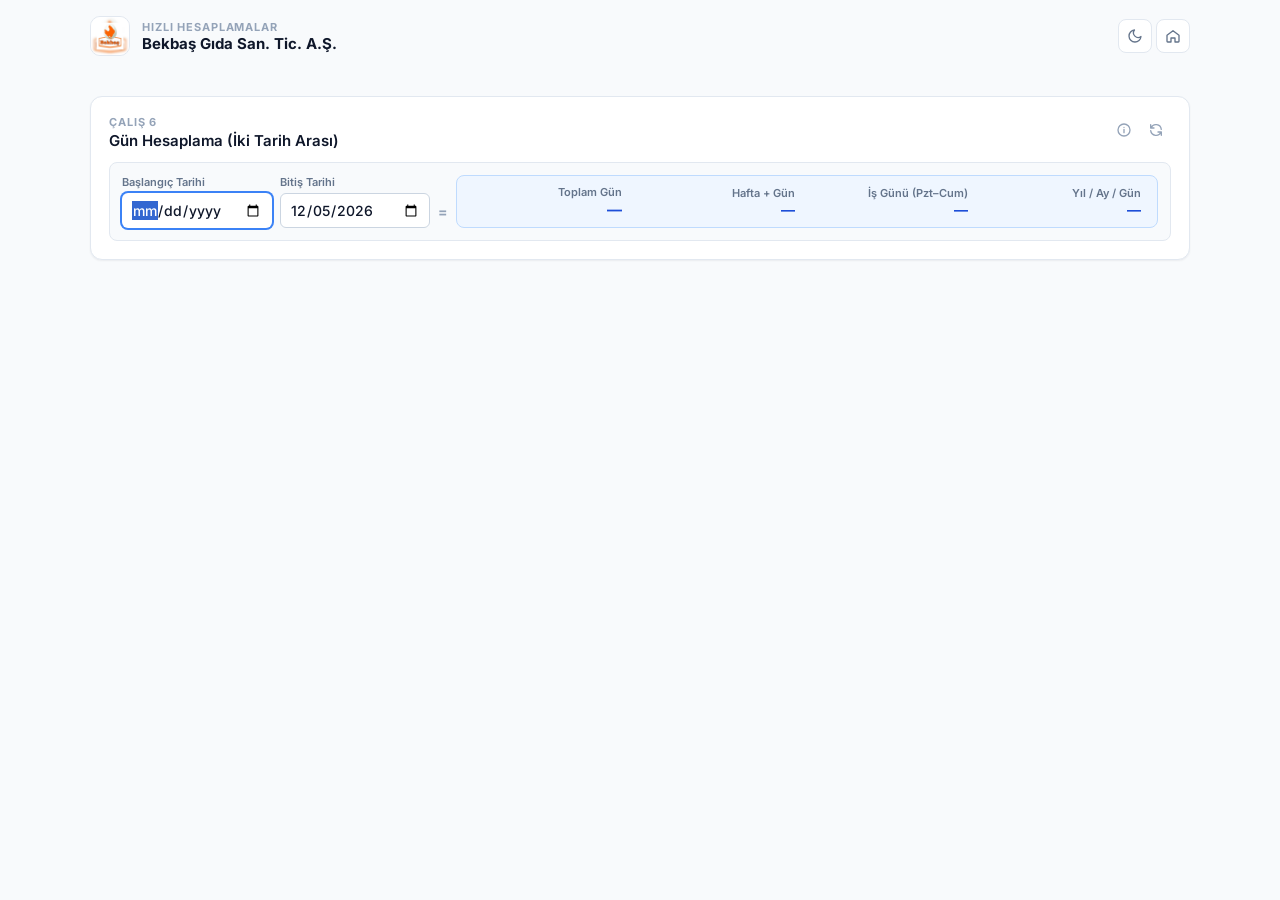
<file: calis6/index.html>
<!DOCTYPE html>
<html lang="tr">
<head>
  <meta charset="UTF-8">
  <meta name="viewport" content="width=device-width, initial-scale=1.0">
  <title>Çalış 6 - Gün Hesaplama (İki Tarih Arası)</title>
  <link rel="icon" type="image/jpeg" href="../icon1.jpg">
  <link rel="stylesheet" href="../style.css?v=202610241934">
  <script>try{if(localStorage.getItem('bekbas-theme')==='dark')document.documentElement.classList.add('pre-dark')}catch(e){}</script>
</head>
<body>
  <div class="wrap">
    <div class="sticky-head">
    <header class="topbar">
      <a class="brand" href="../index.html" style="color:inherit;text-decoration:none">
        <img src="../bekbas.png" alt="Bekbaş">
        <div class="brand-text">
          <div class="brand-sub">Hızlı Hesaplamalar</div>
          <div class="brand-title">Bekbaş Gıda San. Tic. A.Ş.</div>
        </div>
      </a>
      <div class="top-actions">
        <button class="icon-btn" onclick="toggleTheme()" title="Tema"><svg viewBox="0 0 24 24" fill="none" stroke="currentColor" stroke-width="2" stroke-linecap="round" stroke-linejoin="round"><path d="M21 12.8A9 9 0 1111.2 3a7 7 0 009.8 9.8z"/></svg></button>
      <a class="icon-btn" href="../index.html" title="Ana Sayfa"><svg viewBox="0 0 24 24" fill="none" stroke="currentColor" stroke-width="2" stroke-linecap="round" stroke-linejoin="round"><path d="M3 11l9-7 9 7v9a1 1 0 01-1 1h-5v-6h-6v6H4a1 1 0 01-1-1z"/></svg></a>
      </div>
    </header>

    </div>

    <main class="grid">
      <section class="card wide" data-calc="gun" data-tags="gün hesaplama tarih hesaplama tarih arası gün farkı vade süre kaç gün iş günü hafta ay yıl takvim">
        <div class="card-head">
          <div>
            <div class="card-kicker">Çalış 6</div>
            <h2 class="card-title">Gün Hesaplama (İki Tarih Arası)</h2>
          </div>
          <div class="card-tools">
            <button class="tool-btn info" title="Açıklama"><svg viewBox="0 0 24 24" fill="none" stroke="currentColor" stroke-width="2" stroke-linecap="round" stroke-linejoin="round"><circle cx="12" cy="12" r="9"/><path d="M12 11v5M12 8h.01"/></svg></button>
            <button class="tool-btn reset" title="Sıfırla"><svg viewBox="0 0 24 24" fill="none" stroke="currentColor" stroke-width="2" stroke-linecap="round" stroke-linejoin="round"><path d="M4 4v5h.582m15.356 2A8.001 8.001 0 004.582 9m0 0H9m11 11v-5h-.581m0 0a8.003 8.003 0 01-15.357-2m15.357 2H15"/></svg></button>
          </div>
        </div>
        <p class="desc">İki tarih arasındaki gün sayısını, hafta ve iş günü (hafta sonu hariç, iki tarih dahil) karşılığını hesaplar. Bitiş tarihi varsayılan olarak bugündür.</p>
        <div class="panel row">
          <div class="field date">
            <label>Başlangıç Tarihi</label>
            <input type="date" data-key="bas" autofocus>
          </div>
          <div class="field date">
            <label>Bitiş Tarihi</label>
            <input type="date" data-key="bit" data-default="today">
          </div>
          <span class="op">=</span>
          <div class="result inline"></div>
        </div>
      </section>
    </main>
  </div>
  <script src="../app.js?v=202610241934"></script>
</body>
</html>
</file>
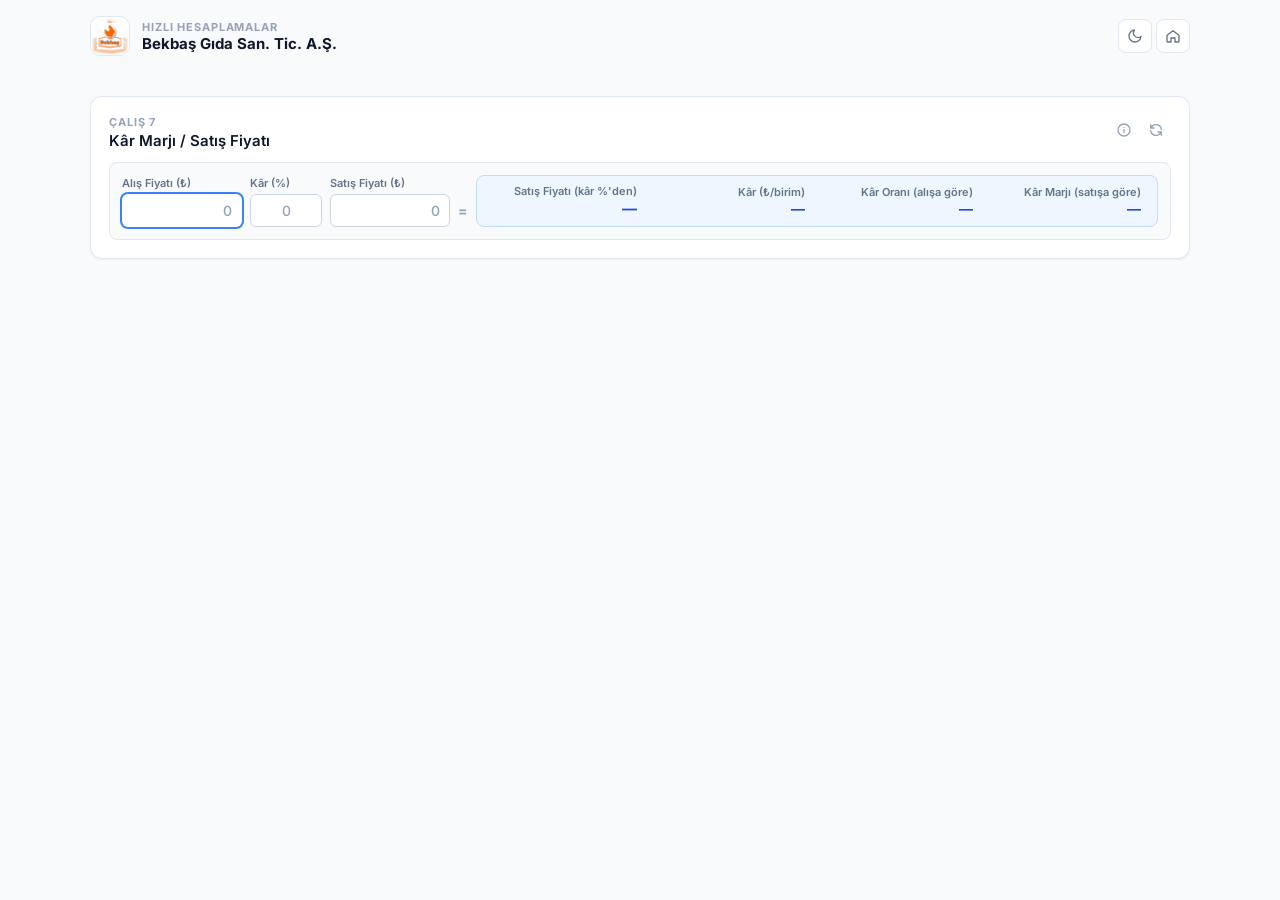
<file: calis7/index.html>
<!DOCTYPE html>
<html lang="tr">
<head>
  <meta charset="UTF-8">
  <meta name="viewport" content="width=device-width, initial-scale=1.0">
  <title>Çalış 7 - Kâr Marjı / Satış Fiyatı</title>
  <link rel="icon" type="image/jpeg" href="../icon1.jpg">
  <link rel="stylesheet" href="../style.css?v=202610241934">
  <script>try{if(localStorage.getItem('bekbas-theme')==='dark')document.documentElement.classList.add('pre-dark')}catch(e){}</script>
</head>
<body>
  <div class="wrap">
    <div class="sticky-head">
    <header class="topbar">
      <a class="brand" href="../index.html" style="color:inherit;text-decoration:none">
        <img src="../bekbas.png" alt="Bekbaş">
        <div class="brand-text">
          <div class="brand-sub">Hızlı Hesaplamalar</div>
          <div class="brand-title">Bekbaş Gıda San. Tic. A.Ş.</div>
        </div>
      </a>
      <div class="top-actions">
        <button class="icon-btn" onclick="toggleTheme()" title="Tema"><svg viewBox="0 0 24 24" fill="none" stroke="currentColor" stroke-width="2" stroke-linecap="round" stroke-linejoin="round"><path d="M21 12.8A9 9 0 1111.2 3a7 7 0 009.8 9.8z"/></svg></button>
      <a class="icon-btn" href="../index.html" title="Ana Sayfa"><svg viewBox="0 0 24 24" fill="none" stroke="currentColor" stroke-width="2" stroke-linecap="round" stroke-linejoin="round"><path d="M3 11l9-7 9 7v9a1 1 0 01-1 1h-5v-6h-6v6H4a1 1 0 01-1-1z"/></svg></a>
      </div>
    </header>

    </div>

    <main class="grid">
      <section class="card wide" data-calc="kar" data-tags="kar kâr marj marjı satış fiyatı alış fiyatı kar oranı yüzde kar hesaplama fiyat belirleme">
        <div class="card-head">
          <div>
            <div class="card-kicker">Çalış 7</div>
            <h2 class="card-title">Kâr Marjı / Satış Fiyatı</h2>
          </div>
          <div class="card-tools">
            <button class="tool-btn info" title="Açıklama"><svg viewBox="0 0 24 24" fill="none" stroke="currentColor" stroke-width="2" stroke-linecap="round" stroke-linejoin="round"><circle cx="12" cy="12" r="9"/><path d="M12 11v5M12 8h.01"/></svg></button>
            <button class="tool-btn reset" title="Sıfırla"><svg viewBox="0 0 24 24" fill="none" stroke="currentColor" stroke-width="2" stroke-linecap="round" stroke-linejoin="round"><path d="M4 4v5h.582m15.356 2A8.001 8.001 0 004.582 9m0 0H9m11 11v-5h-.581m0 0a8.003 8.003 0 01-15.357-2m15.357 2H15"/></svg></button>
          </div>
        </div>
        <p class="desc">Alış fiyatı ve kâr yüzdesinden satış fiyatını bulur. Satış fiyatını da girerseniz alışa göre kâr oranını ve satışa göre kâr marjını gösterir.</p>
        <div class="panel row">
          <div class="field md">
            <label>Alış Fiyatı (₺)</label>
            <input type="number" inputmode="decimal" step="any" data-key="alis" placeholder="0" autofocus>
          </div>
          <div class="field sm">
            <label>Kâr (%)</label>
            <input type="number" inputmode="decimal" step="any" data-key="karY" placeholder="0">
          </div>
          <div class="field md">
            <label>Satış Fiyatı (₺)</label>
            <input type="number" inputmode="decimal" step="any" data-key="satis" placeholder="0">
          </div>
          <span class="op">=</span>
          <div class="result inline"></div>
        </div>
      </section>
    </main>
  </div>
  <script src="../app.js?v=202610241934"></script>
</body>
</html>
</file>
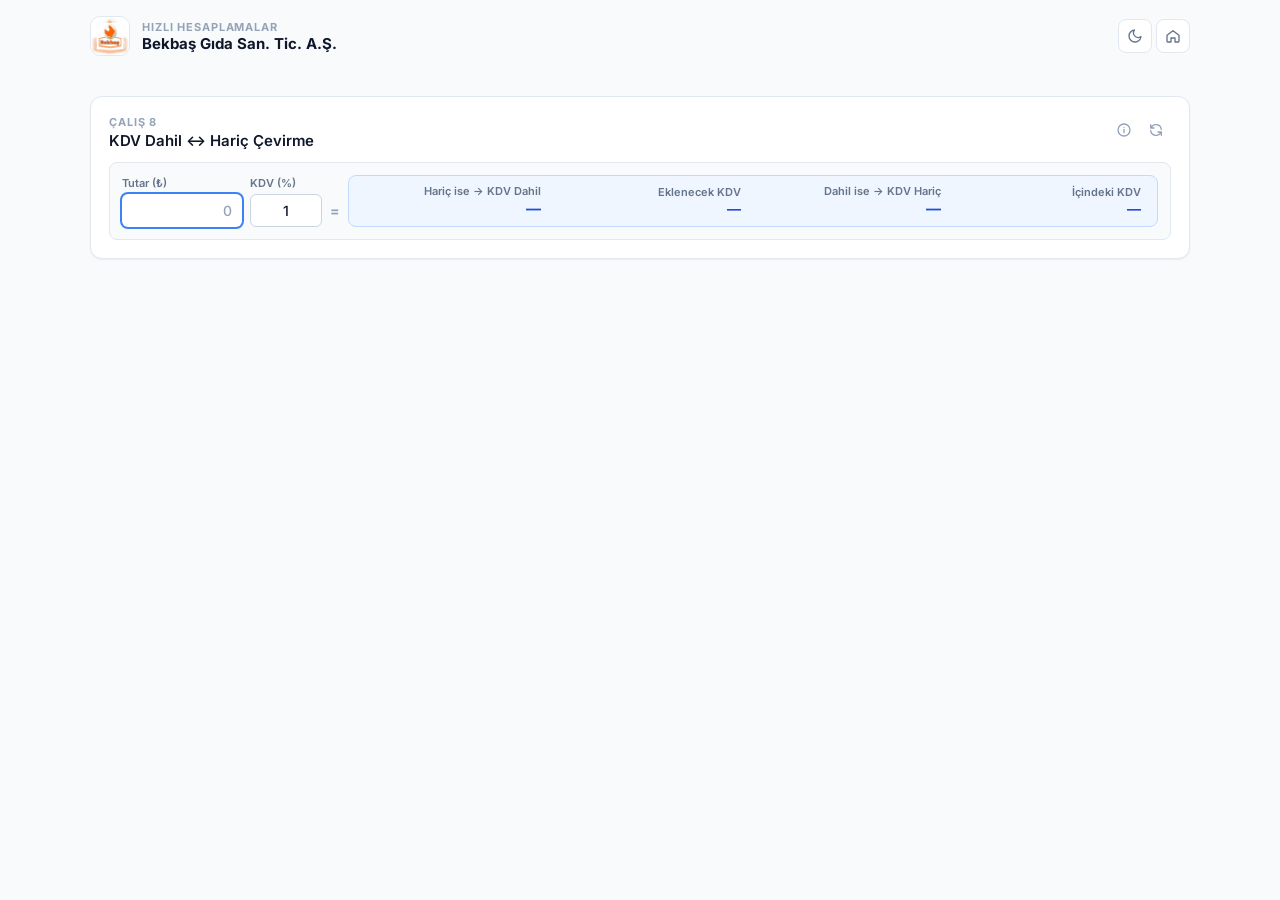
<file: calis8/index.html>
<!DOCTYPE html>
<html lang="tr">
<head>
  <meta charset="UTF-8">
  <meta name="viewport" content="width=device-width, initial-scale=1.0">
  <title>Çalış 8 - KDV Dahil ↔ Hariç Çevirme</title>
  <link rel="icon" type="image/jpeg" href="../icon1.jpg">
  <link rel="stylesheet" href="../style.css?v=202610241934">
  <script>try{if(localStorage.getItem('bekbas-theme')==='dark')document.documentElement.classList.add('pre-dark')}catch(e){}</script>
</head>
<body>
  <div class="wrap">
    <div class="sticky-head">
    <header class="topbar">
      <a class="brand" href="../index.html" style="color:inherit;text-decoration:none">
        <img src="../bekbas.png" alt="Bekbaş">
        <div class="brand-text">
          <div class="brand-sub">Hızlı Hesaplamalar</div>
          <div class="brand-title">Bekbaş Gıda San. Tic. A.Ş.</div>
        </div>
      </a>
      <div class="top-actions">
        <button class="icon-btn" onclick="toggleTheme()" title="Tema"><svg viewBox="0 0 24 24" fill="none" stroke="currentColor" stroke-width="2" stroke-linecap="round" stroke-linejoin="round"><path d="M21 12.8A9 9 0 1111.2 3a7 7 0 009.8 9.8z"/></svg></button>
      <a class="icon-btn" href="../index.html" title="Ana Sayfa"><svg viewBox="0 0 24 24" fill="none" stroke="currentColor" stroke-width="2" stroke-linecap="round" stroke-linejoin="round"><path d="M3 11l9-7 9 7v9a1 1 0 01-1 1h-5v-6h-6v6H4a1 1 0 01-1-1z"/></svg></a>
      </div>
    </header>

    </div>

    <main class="grid">
      <section class="card wide" data-calc="kdvCevir" data-tags="kdv dahil hariç çevirme kdvli kdvsiz kdv ayırma kdv ekleme fatura vergi">
        <div class="card-head">
          <div>
            <div class="card-kicker">Çalış 8</div>
            <h2 class="card-title">KDV Dahil ↔ Hariç Çevirme</h2>
          </div>
          <div class="card-tools">
            <button class="tool-btn info" title="Açıklama"><svg viewBox="0 0 24 24" fill="none" stroke="currentColor" stroke-width="2" stroke-linecap="round" stroke-linejoin="round"><circle cx="12" cy="12" r="9"/><path d="M12 11v5M12 8h.01"/></svg></button>
            <button class="tool-btn reset" title="Sıfırla"><svg viewBox="0 0 24 24" fill="none" stroke="currentColor" stroke-width="2" stroke-linecap="round" stroke-linejoin="round"><path d="M4 4v5h.582m15.356 2A8.001 8.001 0 004.582 9m0 0H9m11 11v-5h-.581m0 0a8.003 8.003 0 01-15.357-2m15.357 2H15"/></svg></button>
          </div>
        </div>
        <p class="desc">Girilen tutar KDV hariçse dahil halini, KDV dahilse hariç halini ve içindeki KDV tutarını aynı anda gösterir.</p>
        <div class="panel row">
          <div class="field md">
            <label>Tutar (₺)</label>
            <input type="number" inputmode="decimal" step="any" data-key="tutar" placeholder="0" autofocus>
          </div>
          <div class="field sm">
            <label>KDV (%)</label>
            <input type="number" inputmode="decimal" step="any" data-key="kdv" value="1" data-default="1">
          </div>
          <span class="op">=</span>
          <div class="result inline"></div>
        </div>
      </section>
    </main>
  </div>
  <script src="../app.js?v=202610241934"></script>
</body>
</html>
</file>
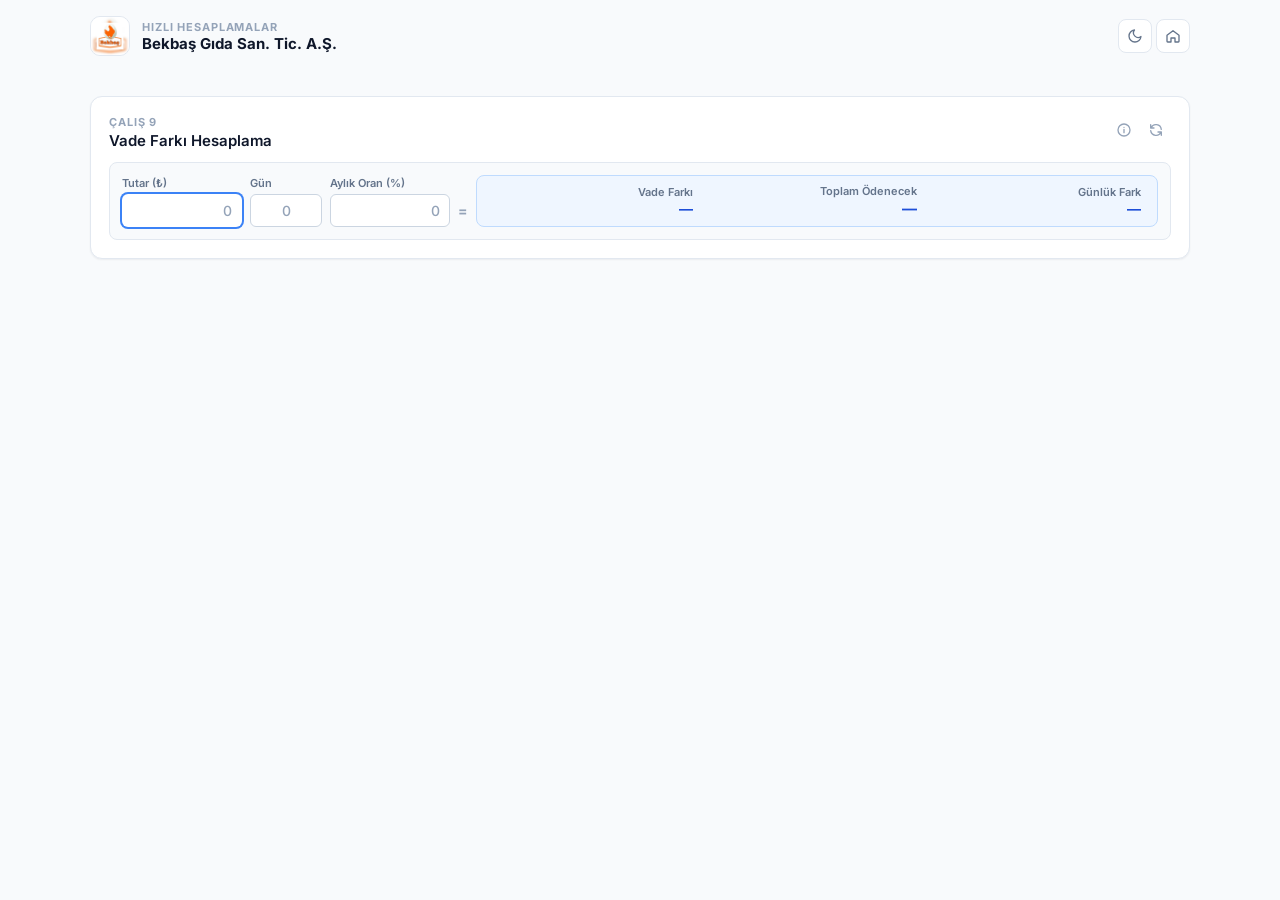
<file: calis9/index.html>
<!DOCTYPE html>
<html lang="tr">
<head>
  <meta charset="UTF-8">
  <meta name="viewport" content="width=device-width, initial-scale=1.0">
  <title>Çalış 9 - Vade Farkı Hesaplama</title>
  <link rel="icon" type="image/jpeg" href="../icon1.jpg">
  <link rel="stylesheet" href="../style.css?v=202610241934">
  <script>try{if(localStorage.getItem('bekbas-theme')==='dark')document.documentElement.classList.add('pre-dark')}catch(e){}</script>
</head>
<body>
  <div class="wrap">
    <div class="sticky-head">
    <header class="topbar">
      <a class="brand" href="../index.html" style="color:inherit;text-decoration:none">
        <img src="../bekbas.png" alt="Bekbaş">
        <div class="brand-text">
          <div class="brand-sub">Hızlı Hesaplamalar</div>
          <div class="brand-title">Bekbaş Gıda San. Tic. A.Ş.</div>
        </div>
      </a>
      <div class="top-actions">
        <button class="icon-btn" onclick="toggleTheme()" title="Tema"><svg viewBox="0 0 24 24" fill="none" stroke="currentColor" stroke-width="2" stroke-linecap="round" stroke-linejoin="round"><path d="M21 12.8A9 9 0 1111.2 3a7 7 0 009.8 9.8z"/></svg></button>
      <a class="icon-btn" href="../index.html" title="Ana Sayfa"><svg viewBox="0 0 24 24" fill="none" stroke="currentColor" stroke-width="2" stroke-linecap="round" stroke-linejoin="round"><path d="M3 11l9-7 9 7v9a1 1 0 01-1 1h-5v-6h-6v6H4a1 1 0 01-1-1z"/></svg></a>
      </div>
    </header>

    </div>

    <main class="grid">
      <section class="card wide" data-calc="vade" data-tags="vade farkı faiz gecikme vadeli satış aylık oran ödeme gün tarih">
        <div class="card-head">
          <div>
            <div class="card-kicker">Çalış 9</div>
            <h2 class="card-title">Vade Farkı Hesaplama</h2>
          </div>
          <div class="card-tools">
            <button class="tool-btn info" title="Açıklama"><svg viewBox="0 0 24 24" fill="none" stroke="currentColor" stroke-width="2" stroke-linecap="round" stroke-linejoin="round"><circle cx="12" cy="12" r="9"/><path d="M12 11v5M12 8h.01"/></svg></button>
            <button class="tool-btn reset" title="Sıfırla"><svg viewBox="0 0 24 24" fill="none" stroke="currentColor" stroke-width="2" stroke-linecap="round" stroke-linejoin="round"><path d="M4 4v5h.582m15.356 2A8.001 8.001 0 004.582 9m0 0H9m11 11v-5h-.581m0 0a8.003 8.003 0 01-15.357-2m15.357 2H15"/></svg></button>
          </div>
        </div>
        <p class="desc">Tutara, gün sayısına ve aylık vade oranına göre vade farkını hesaplar (30 gün = 1 ay, basit faiz).</p>
        <div class="panel row">
          <div class="field md">
            <label>Tutar (₺)</label>
            <input type="number" inputmode="decimal" step="any" data-key="tutar" placeholder="0" autofocus>
          </div>
          <div class="field sm">
            <label>Gün</label>
            <input type="number" inputmode="decimal" step="any" data-key="gun" placeholder="0">
          </div>
          <div class="field md">
            <label>Aylık Oran (%)</label>
            <input type="number" inputmode="decimal" step="any" data-key="oran" placeholder="0">
          </div>
          <span class="op">=</span>
          <div class="result inline"></div>
        </div>
      </section>
    </main>
  </div>
  <script src="../app.js?v=202610241934"></script>
</body>
</html>
</file>
<file: style.css>
/* Bekbaş Hesaplamalar — minimal tasarım (Inter, slate + mavi vurgu) */
@import url('https://fonts.googleapis.com/css2?family=Inter:wght@400;500;600;700&display=swap');

:root {
  --bg: #f8fafc;          /* slate-50 */
  --card: #ffffff;
  --panel: #f8fafc;       /* slate-50 */
  --border: #e2e8f0;      /* slate-200 */
  --input-border: #cbd5e1;/* slate-300 */
  --text: #0f172a;        /* slate-900 */
  --muted: #64748b;       /* slate-500 */
  --faint: #94a3b8;       /* slate-400 */
  --accent: #2563eb;      /* blue-600 */
  --accent-ring: #3b82f6; /* blue-500 */
  --result-bg: #eff6ff;   /* blue-50 */
  --result-border: #bfdbfe;/* blue-200 */
  --result-text: #1d4ed8; /* blue-700 */
  --danger: #e11d48;      /* rose-600 */
  --hover: #e2e8f099;
  --shadow: 0 1px 2px rgba(15, 23, 42, 0.06);
}

body.dark, html.pre-dark body {
  --bg: #0f172a;
  --card: #1e293b;
  --panel: #172033;
  --border: #334155;
  --input-border: #475569;
  --text: #f1f5f9;
  --muted: #94a3b8;
  --faint: #64748b;
  --accent: #60a5fa;
  --accent-ring: #3b82f6;
  --result-bg: #1e3a8a33;
  --result-border: #1e40af;
  --result-text: #93c5fd;
  --danger: #fb7185;
  --hover: #33415599;
  --shadow: 0 1px 2px rgba(0, 0, 0, 0.3);
}

* { box-sizing: border-box; margin: 0; padding: 0; }

body {
  font-family: 'Inter', system-ui, sans-serif;
  background: var(--bg);
  color: var(--text);
  min-height: 100vh;
  padding: 16px;
  font-size: 14px;
  -webkit-font-smoothing: antialiased;
  transition: background .2s, color .2s;
}

.wrap { max-width: 1100px; margin: 0 auto; }
.wrap.narrow { max-width: 460px; }

/* ---------- Üst bar ---------- */
.topbar {
  display: flex;
  align-items: center;
  justify-content: space-between;
  gap: 12px;
  margin-bottom: 20px;
}
.brand { display: flex; align-items: center; gap: 12px; min-width: 0; }
.brand img { height: 40px; width: 40px; border-radius: 10px; object-fit: cover; border: 1px solid var(--border); }
.brand-text { min-width: 0; }
.brand-title { font-size: 15px; font-weight: 700; white-space: nowrap; overflow: hidden; text-overflow: ellipsis; }
.brand-sub { font-size: 11px; font-weight: 700; letter-spacing: .08em; text-transform: uppercase; color: var(--faint); }

.top-actions { display: flex; gap: 4px; flex-shrink: 0; }
.icon-btn {
  display: inline-flex; align-items: center; justify-content: center;
  width: 34px; height: 34px;
  border: 1px solid var(--border);
  background: var(--card);
  color: var(--muted);
  border-radius: 8px;
  cursor: pointer;
  text-decoration: none;
  transition: color .15s, background .15s;
}
.icon-btn:hover { color: var(--text); background: var(--hover); }
.icon-btn svg { width: 16px; height: 16px; }

/* ---------- Kart grid ---------- */
.grid {
  display: grid;
  grid-template-columns: repeat(auto-fill, minmax(300px, 1fr));
  gap: 16px;
  align-items: start;
}
.grid .wide { grid-column: 1 / -1; }

.card {
  background: var(--card);
  border: 1px solid var(--border);
  border-radius: 12px;
  box-shadow: var(--shadow);
  padding: 18px;
  display: flex;
  flex-direction: column;
  gap: 12px;
}

.card-head { display: flex; align-items: flex-start; justify-content: space-between; gap: 8px; }
.card-kicker { font-size: 11px; font-weight: 700; letter-spacing: .08em; text-transform: uppercase; color: var(--faint); }
.card-title { font-size: 15px; font-weight: 600; margin-top: 2px; }
.card-title a { color: inherit; text-decoration: none; }
.card-title a:hover { color: var(--accent); }
.card-tools { display: flex; gap: 2px; }

.tool-btn {
  display: inline-flex; align-items: center; justify-content: center;
  width: 30px; height: 30px;
  border: none; background: transparent; color: var(--faint);
  border-radius: 6px; cursor: pointer;
  transition: color .15s, background .15s;
}
.tool-btn:hover { background: var(--hover); color: var(--text); }
.tool-btn.reset:hover { color: var(--danger); }
.tool-btn svg { width: 16px; height: 16px; }

.desc {
  display: none;
  font-size: 12.5px;
  line-height: 1.5;
  color: var(--muted);
  background: var(--panel);
  border-left: 3px solid var(--accent);
  border-radius: 6px;
  padding: 8px 10px;
}
.card.show-desc .desc { display: block; }

/* ---------- Giriş paneli ---------- */
.panel {
  background: var(--panel);
  border: 1px solid var(--border);
  border-radius: 8px;
  padding: 12px;
  display: grid;
  grid-template-columns: 1fr 1fr;
  gap: 10px;
}
.panel.row {
  display: flex;
  flex-wrap: wrap;
  align-items: flex-end;
  gap: 8px;
}

.field { display: flex; flex-direction: column; min-width: 0; }
.field label { font-size: 11px; font-weight: 600; color: var(--muted); margin-bottom: 4px; }

.field input {
  width: 100%;
  padding: 7px 9px;
  font: inherit;
  font-size: 14px;
  font-weight: 500;
  color: var(--text);
  background: var(--card);
  border: 1px solid var(--input-border);
  border-radius: 6px;
  text-align: right;
  outline: none;
  transition: box-shadow .15s, border-color .15s;
}
.field input:focus { border-color: transparent; box-shadow: 0 0 0 2px var(--accent-ring); }
.field input::placeholder { color: var(--faint); }
.field.sm { width: 72px; }
.field.sm input { text-align: center; }
.field.md { width: 120px; }

.op { color: var(--faint); font-weight: 700; padding-bottom: 8px; }

/* number okları gizle */
input::-webkit-outer-spin-button,
input::-webkit-inner-spin-button { -webkit-appearance: none; margin: 0; }
input[type=number] { -moz-appearance: textfield; appearance: textfield; }

/* ---------- Sonuç ---------- */
.result {
  background: var(--result-bg);
  border: 1px solid var(--result-border);
  border-radius: 8px;
  padding: 8px 12px;
  display: flex;
  flex-direction: column;
  gap: 4px;
}
.result-row { display: flex; justify-content: space-between; align-items: baseline; gap: 8px; }
.result-row span { font-size: 12px; font-weight: 600; color: var(--muted); }
.result-row b { font-size: 14px; font-weight: 700; color: var(--result-text); font-variant-numeric: tabular-nums; }
.result-row.main b { font-size: 16px; }

.result.inline { min-width: 220px; flex: 1; align-self: stretch; justify-content: center; }
.result.inline { flex-direction: row; align-items: center; gap: 16px; padding: 6px 12px; }
.result.inline .result-row { flex: 1; flex-direction: column; align-items: flex-end; gap: 1px; padding: 2px 4px; }
.result.inline .result-row span { font-size: 11px; white-space: nowrap; }
.result.inline .result-row b { font-size: 14px; white-space: nowrap; }
.result.inline .result-row.main b { font-size: 15px; }
.result.inline .result-row:only-child { flex-direction: row; justify-content: space-between; align-items: center; }

@media (max-width: 560px) {
  body { padding: 12px; }
  .grid { grid-template-columns: 1fr; }
  .brand-title { font-size: 14px; }
  .panel.row .field.sm, .panel.row .field.md { flex: 1 1 calc(50% - 8px); width: auto; }
  .op { display: none; }
  .search kbd { display: none; }
  .panel.row .field.date { flex: 1 1 calc(50% - 8px); width: auto; }
  .result.inline { flex-basis: 100%; flex-direction: column; align-items: stretch; gap: 4px; padding: 8px 12px; }
  .result.inline .result-row { flex-direction: row; justify-content: space-between; align-items: baseline; }
}

/* ---------- Arama ---------- */
.search {
  position: relative;
  margin-bottom: 16px;
}
.search svg {
  position: absolute; left: 12px; top: 50%; transform: translateY(-50%);
  width: 16px; height: 16px; color: var(--faint); pointer-events: none;
}
.search input {
  width: 100%;
  padding: 10px 12px 10px 38px;
  font: inherit; font-size: 14px;
  color: var(--text);
  background: var(--card);
  border: 1px solid var(--border);
  border-radius: 10px;
  box-shadow: var(--shadow);
  outline: none;
}
.search input:focus { border-color: transparent; box-shadow: 0 0 0 2px var(--accent-ring); }
.search input::placeholder { color: var(--faint); }
.search kbd {
  position: absolute; right: 10px; top: 50%; transform: translateY(-50%);
  font: 600 11px 'Inter', sans-serif; color: var(--faint);
  border: 1px solid var(--border); border-radius: 4px; padding: 1px 6px;
}
.search input::-webkit-search-cancel-button { -webkit-appearance: none; appearance: none; display: none; }
.search input:not(:placeholder-shown) ~ kbd { display: none; }
.search-clear {
  position: absolute; right: 6px; top: 50%; transform: translateY(-50%);
  width: 28px; height: 28px; display: inline-flex; align-items: center; justify-content: center;
  border: none; background: transparent; color: var(--faint); border-radius: 6px; cursor: pointer;
}
.search-clear:hover { background: var(--hover); color: var(--danger); }
.search-clear[hidden] { display: none; }
.search .search-clear svg { position: static; transform: none; width: 16px; height: 16px; pointer-events: none; }
.no-result {
  text-align: center; color: var(--muted); font-size: 13px;
  padding: 32px 12px; border: 1px dashed var(--border); border-radius: 12px;
}
.card[hidden], .no-result[hidden] { display: none; }

/* tarih alanı */
.field.date { width: 150px; }
.field.date input { text-align: left; }

/* kopyalama */
.result-row.copy { cursor: pointer; border-radius: 6px; transition: background .15s; }
.result-row.copy:hover { background: var(--card); }
.result-row.copied b { color: #16a34a; }
.toast {
  position: fixed; left: 50%; bottom: 24px; transform: translate(-50%, 20px);
  background: var(--text); color: var(--bg);
  font-size: 13px; font-weight: 600; padding: 8px 14px; border-radius: 8px;
  opacity: 0; pointer-events: none; transition: opacity .2s, transform .2s; z-index: 50;
}
.toast.show { opacity: 1; transform: translate(-50%, 0); }

/* ---------- Sabit üst alan (logo + arama) ---------- */
.sticky-head {
  position: sticky;
  top: 0;
  z-index: 20;
  background: var(--bg);
  margin: -16px -16px 16px;
  padding: 16px 16px 12px;
  transition: box-shadow .2s;
}
.sticky-head .topbar { margin-bottom: 12px; }
.sticky-head .search { margin-bottom: 0; }
.sticky-head.scrolled { box-shadow: 0 1px 0 var(--border), 0 4px 12px rgba(15, 23, 42, .06); }
.card { scroll-margin-top: 140px; }
@media (max-width: 560px) {
  .sticky-head { margin: -12px -12px 12px; padding: 12px 12px 10px; }
}
</file>
